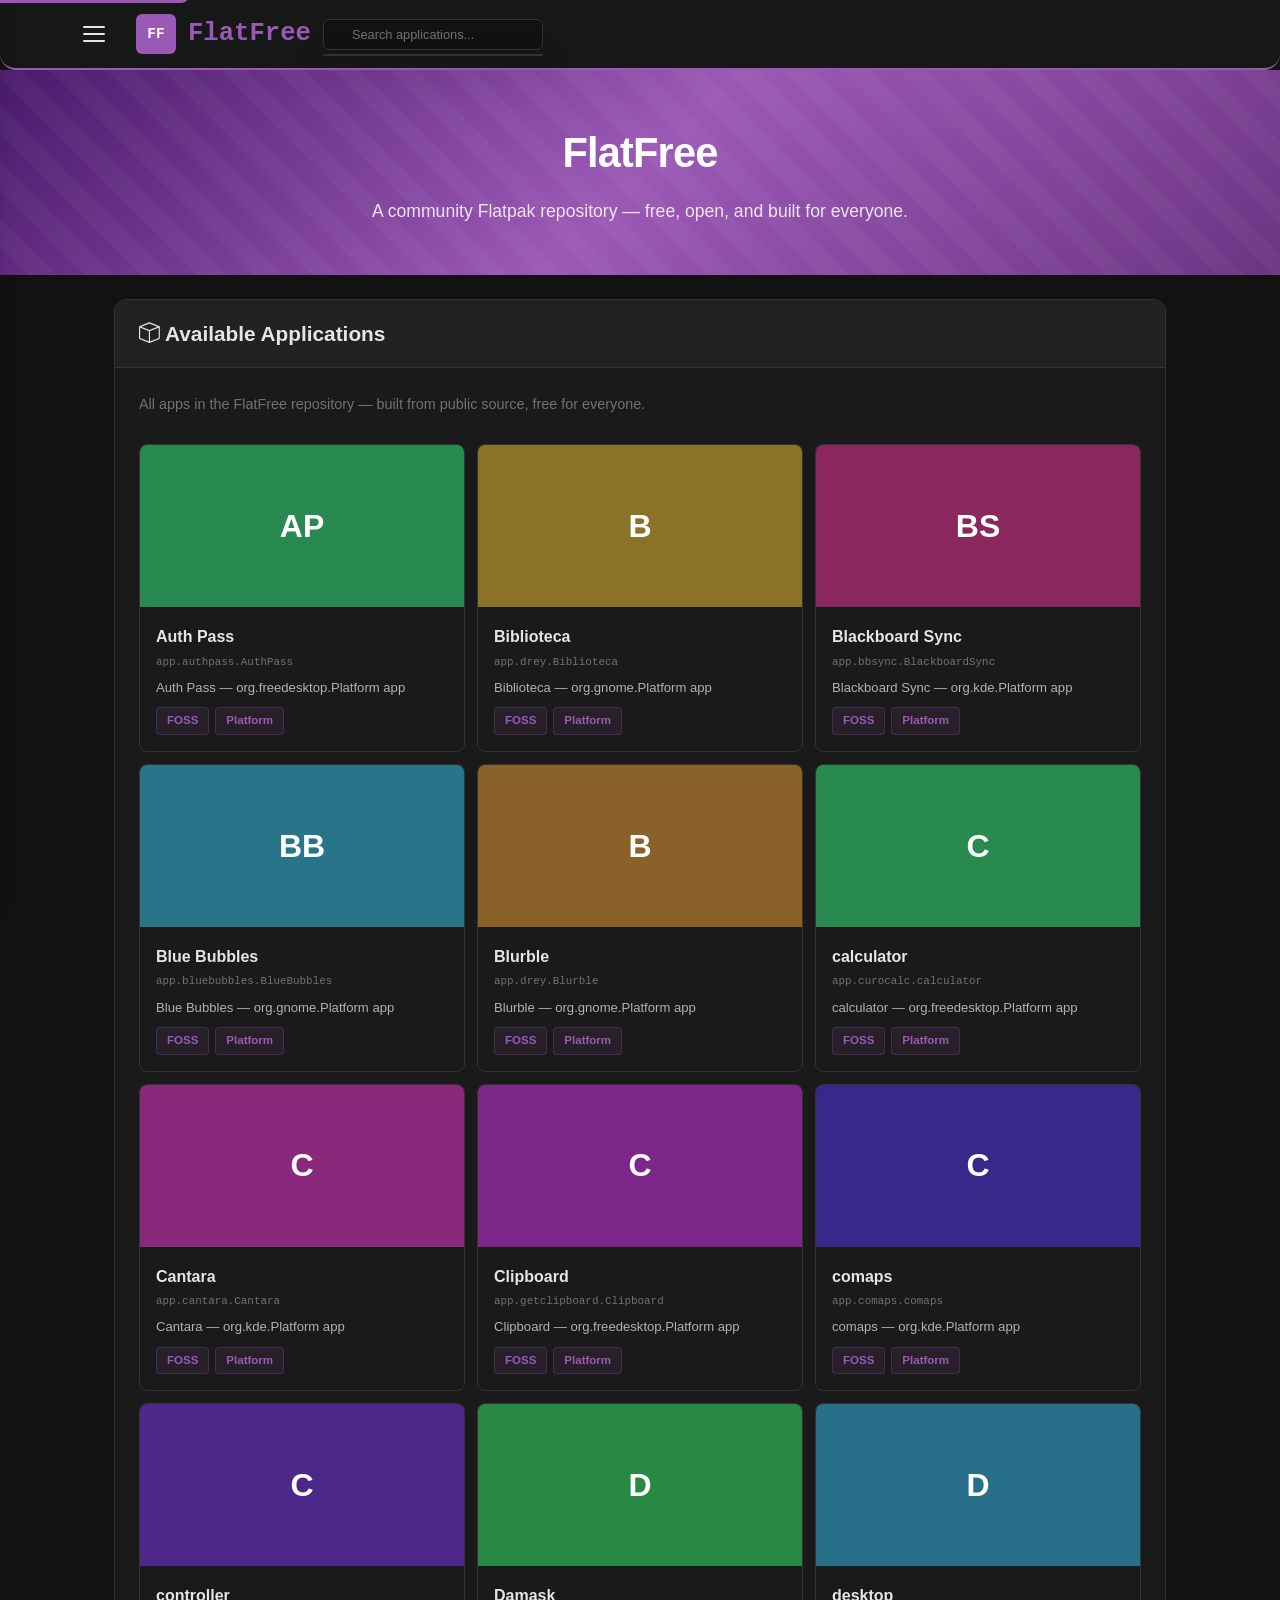
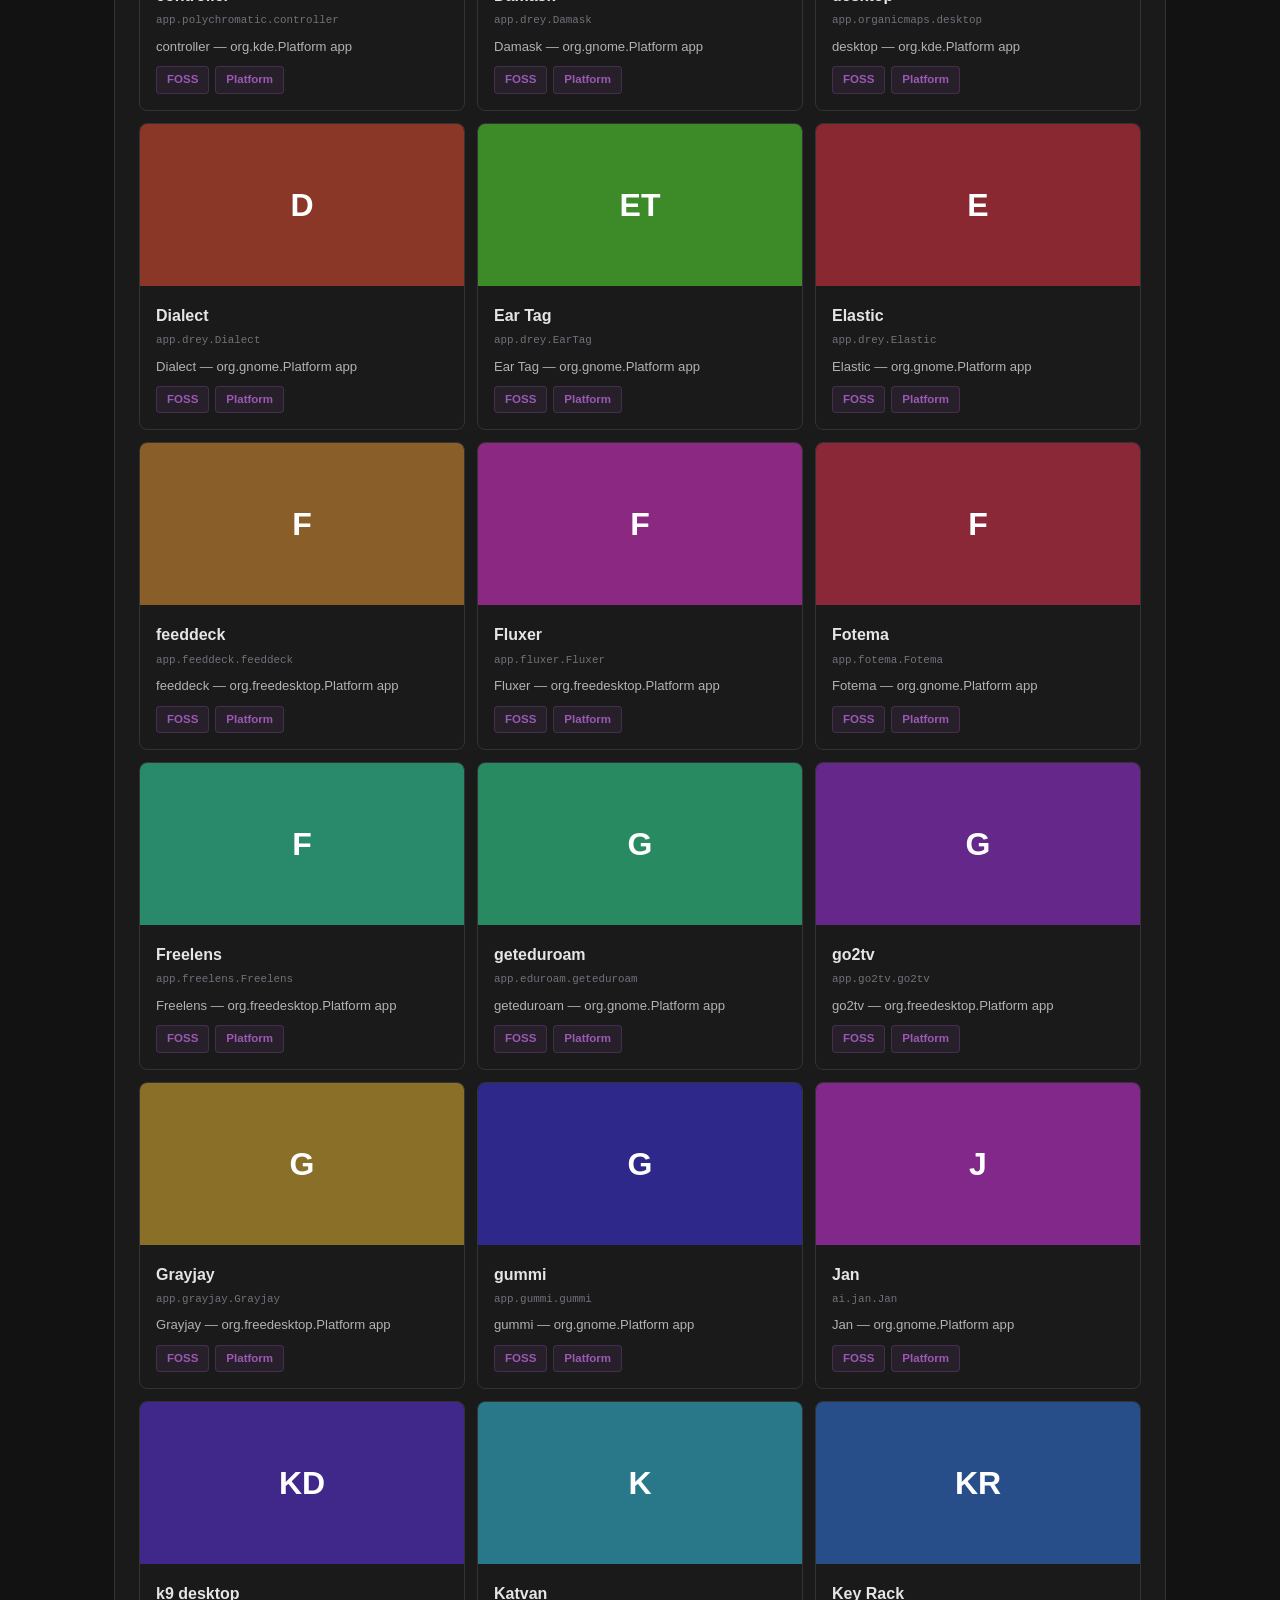
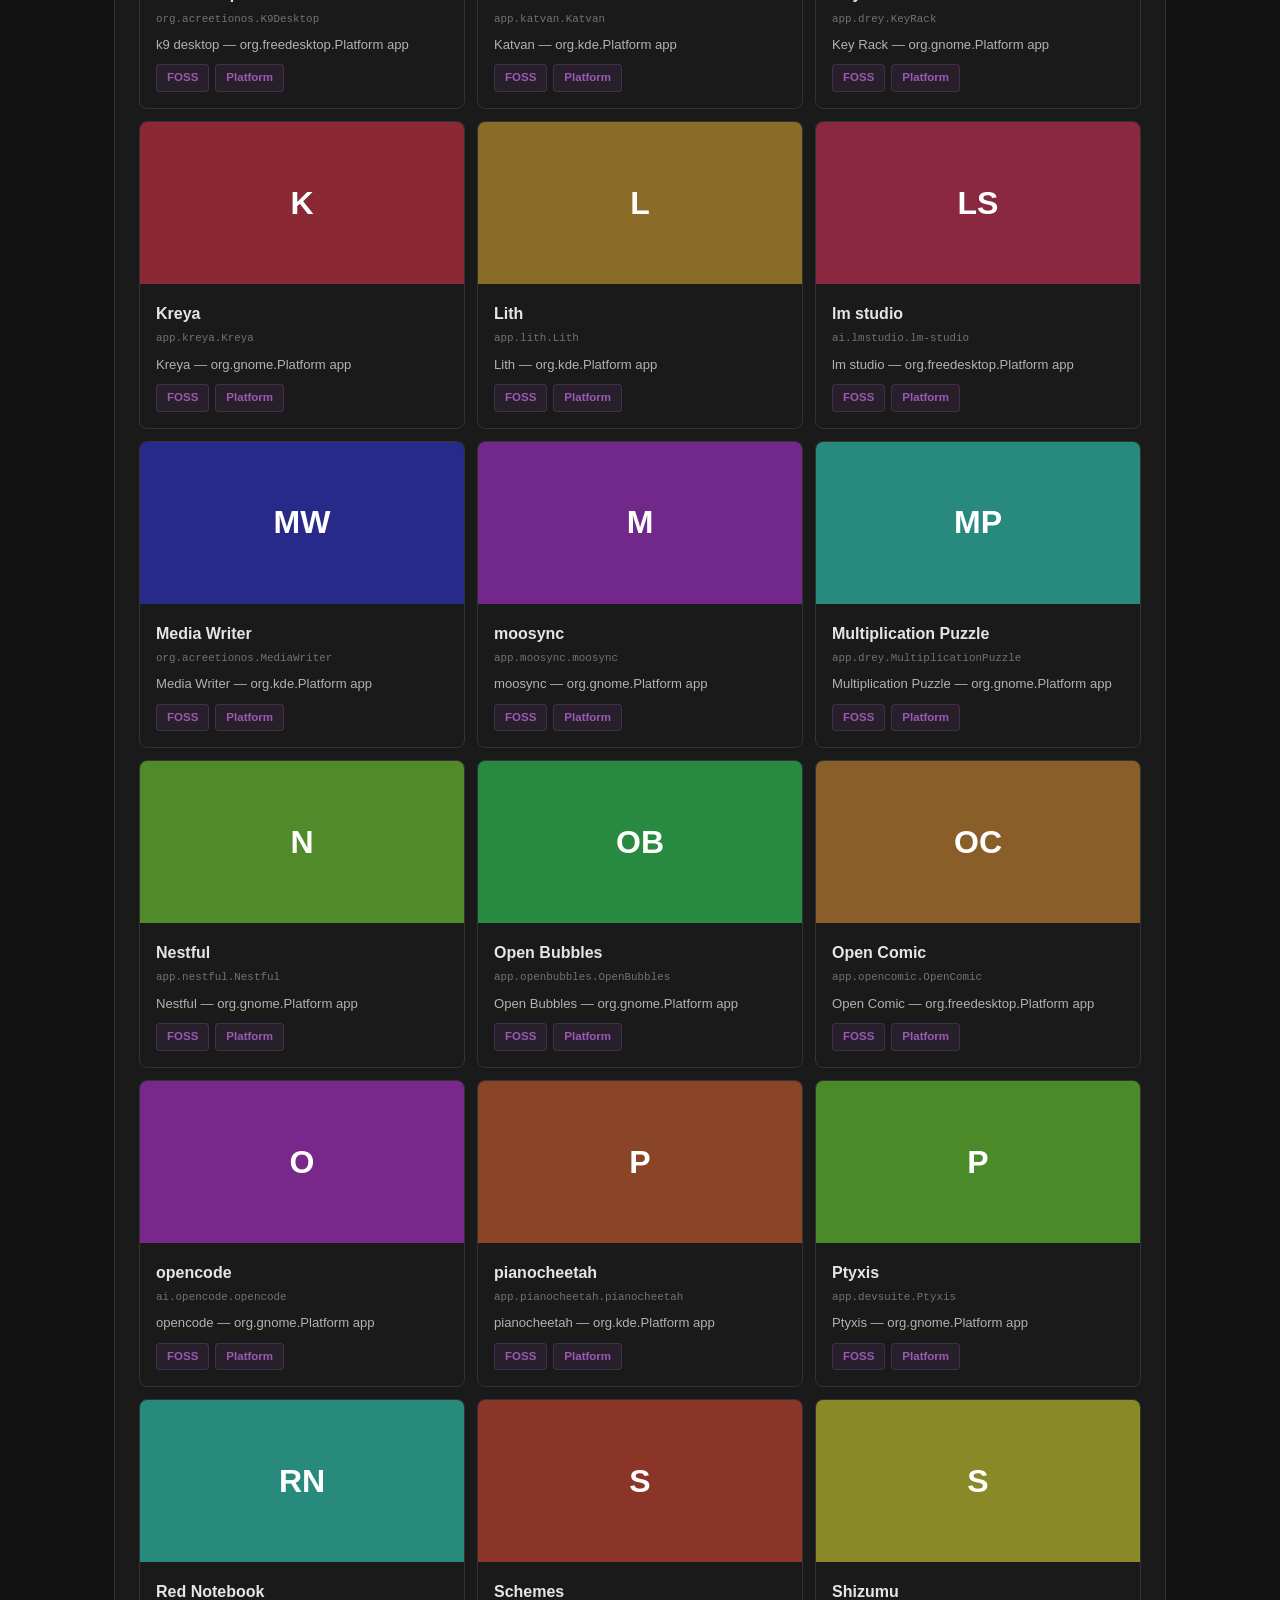
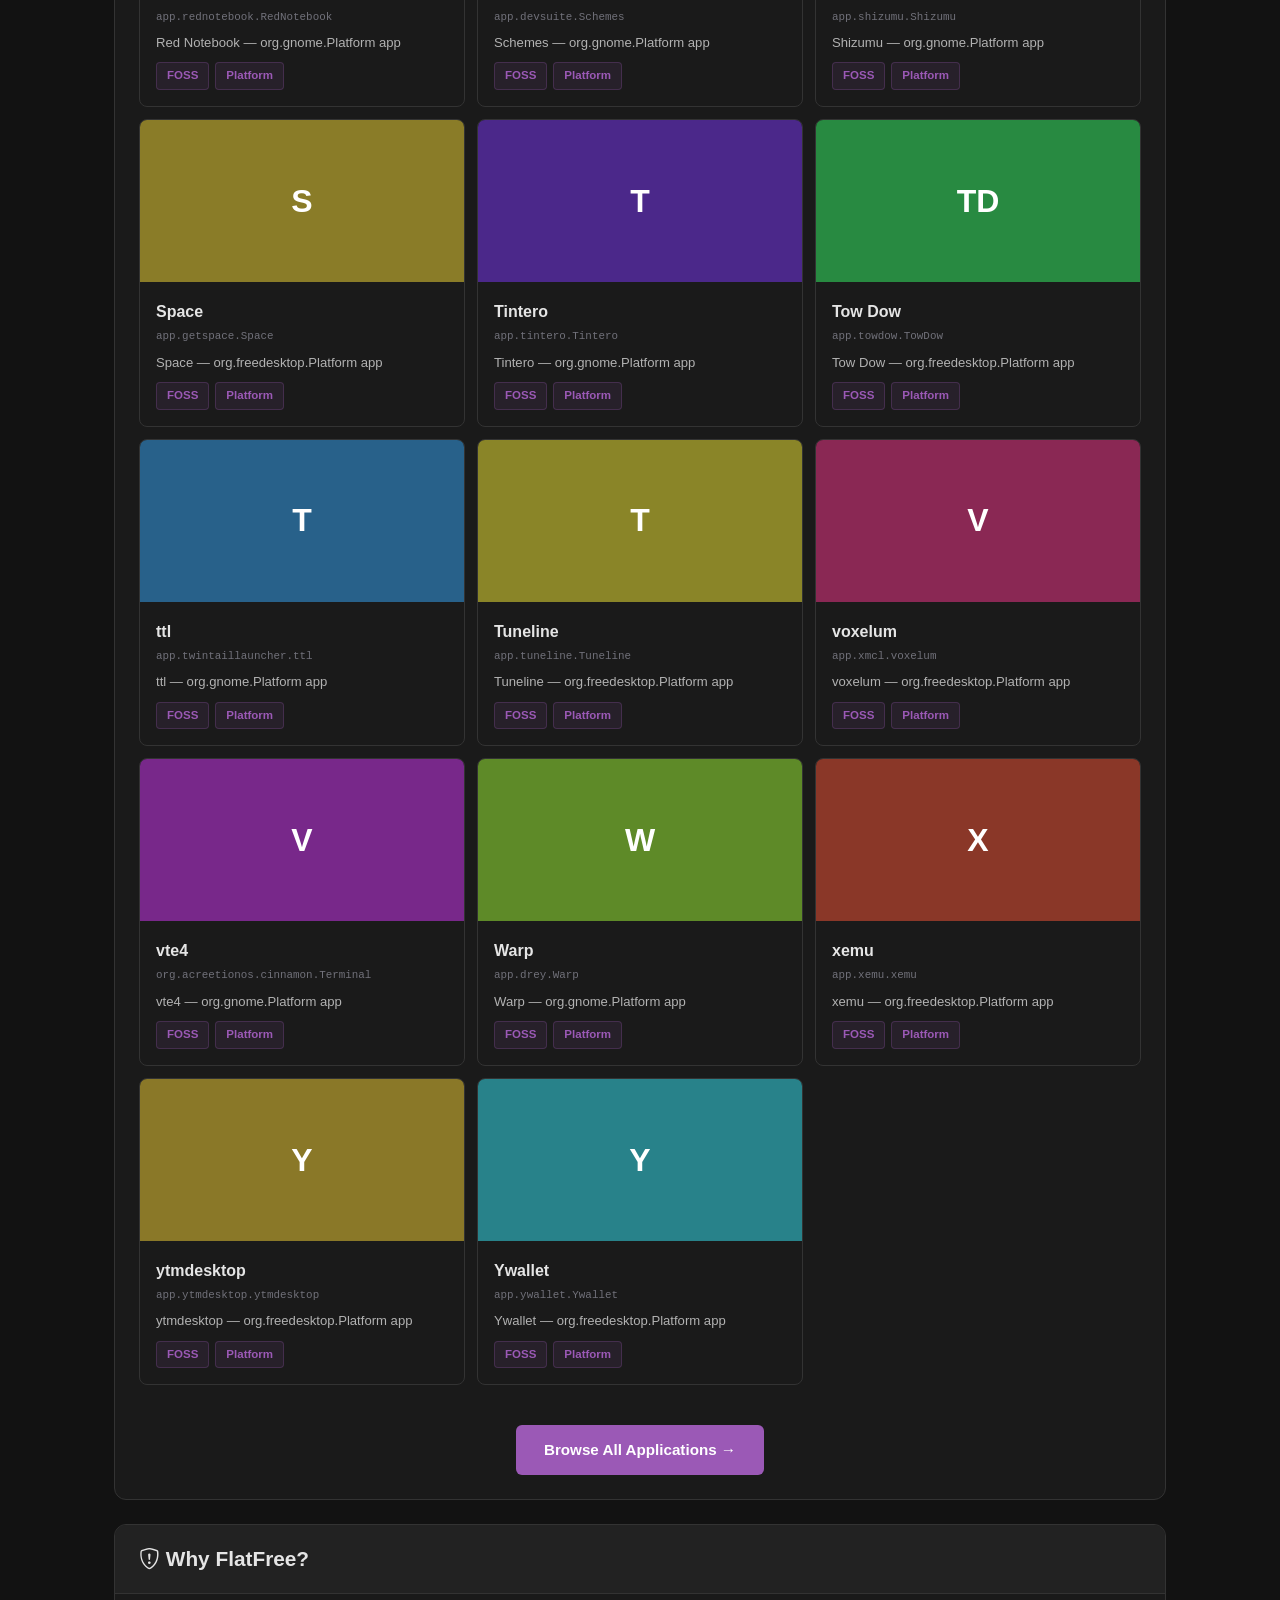
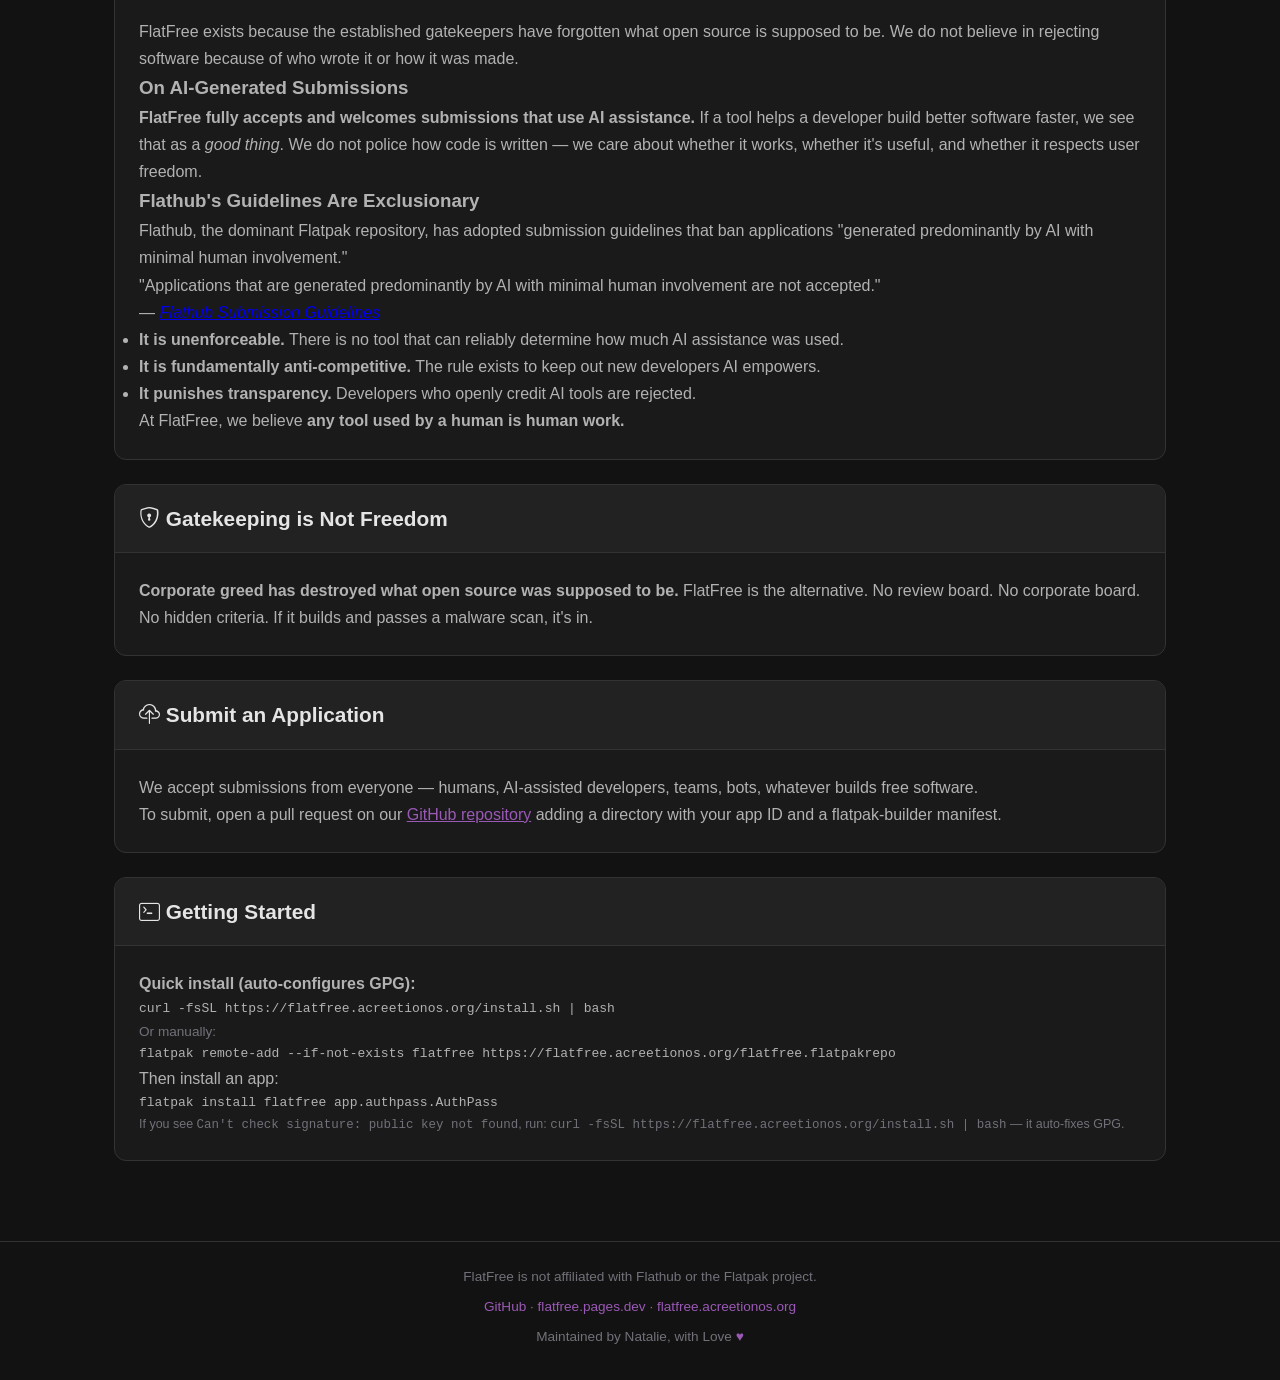
<file: docs/index.html>
<!DOCTYPE html>
<html lang="en">
<head>
  <meta charset="UTF-8">
  <meta name="viewport" content="width=device-width, initial-scale=1.0">
  <title>FlatFree — The Free Flatpak Repository</title>
  <meta name="description" content="FlatFree is a community Flatpak repository — free, open, and built for everyone. The alternative to Flathub's exclusionary policies.">
  <meta name="robots" content="index, follow">
  <link rel="canonical" href="https://flatfree.acreetionos.org/">
  <meta property="og:title" content="FlatFree — The Free Flatpak Repository">
  <meta property="og:description" content="A community Flatpak repository — free, open, and built for everyone.">
  <meta property="og:type" content="website">
  <meta property="og:url" content="https://flatfree.acreetionos.org/">
  <link rel="icon" type="image/svg+xml" href="data:image/svg+xml,<svg xmlns='http://www.w3.org/2000/svg' viewBox='0 0 100 100'><text y='.9em' font-size='90'>💜</text></svg>">
  <link rel="stylesheet" href="style.css">
  <link rel="stylesheet" href="https://cdn.jsdelivr.net/npm/bootstrap-icons@1.11.3/font/bootstrap-icons.min.css">
  <script src="search.js" defer></script>
  <script src="appstore.js" defer></script>
</head>
<body>
  <a href="#main-content" class="skip-link">Skip to main content</a>
  <div id="page-wrap">
    <div id="page-scale">
      <header class="page-header">
        <div class="header-content">
          <a href="index.html" class="logo">
            <div class="logo-img">FF</div>
            <span class="logo-text">Flat<span>Free</span></span>
          </a>
          <div class="nav-search"><input type="text" class="nav-search-input" placeholder="Search apps..." id="navSearch"></div>
        </div>
      </header>
      <div class="hero-header">
        <h1>FlatFree</h1>
        <p class="subtitle">A community Flatpak repository — free, open, and built for everyone.</p>
      </div>
      <div class="page-wrapper">
        <main id="main-content" class="content-feed">
          <article class="content-box">
            <div class="box-header">
              <h1><i class="bi bi-box"></i> Available Applications</h1>
            </div>
            <div class="box-body">
              <p style="color: var(--acreetion-text-muted); font-size: 0.9rem; margin-bottom: 20px;">All apps in the FlatFree repository — built from public source, free for everyone.</p>
              <div id="appGrid" class="appstore-grid"></div>
              <p style="text-align: center; margin-top: 16px;">
                <a href="apps.html" class="btn btn-lg">Browse All Applications &rarr;</a>
              </p>
            </div>
          </article>
          <article class="content-box">
            <div class="box-header">
              <h2><i class="bi bi-shield-exclamation"></i> Why FlatFree?</h2>
            </div>
            <div class="box-body">
              <p>FlatFree exists because the established gatekeepers have forgotten what open source is supposed to be. We do not believe in rejecting software because of who wrote it or how it was made.</p>
              <h3>On AI-Generated Submissions</h3>
              <p><strong>FlatFree fully accepts and welcomes submissions that use AI assistance.</strong> If a tool helps a developer build better software faster, we see that as a <em>good thing</em>. We do not police how code is written — we care about whether it works, whether it's useful, and whether it respects user freedom.</p>
              <h3>Flathub's Guidelines Are Exclusionary</h3>
              <p>Flathub, the dominant Flatpak repository, has adopted submission guidelines that ban applications "generated predominantly by AI with minimal human involvement."</p>
              <blockquote>
                "Applications that are generated predominantly by AI with minimal human involvement are not accepted."
                <footer>— <cite><a href="https://github.com/flathub/flathub/wiki/Submission-Guidelines">Flathub Submission Guidelines</a></cite></footer>
              </blockquote>
              <ul>
                <li><strong>It is unenforceable.</strong> There is no tool that can reliably determine how much AI assistance was used.</li>
                <li><strong>It is fundamentally anti-competitive.</strong> The rule exists to keep out new developers AI empowers.</li>
                <li><strong>It punishes transparency.</strong> Developers who openly credit AI tools are rejected.</li>
              </ul>
              <p>At FlatFree, we believe <strong>any tool used by a human is human work.</strong></p>
            </div>
          </article>
          <article class="content-box">
            <div class="box-header">
              <h2><i class="bi bi-shield-lock"></i> Gatekeeping is Not Freedom</h2>
            </div>
            <div class="box-body">
              <p><strong>Corporate greed has destroyed what open source was supposed to be.</strong> FlatFree is the alternative. No review board. No corporate board. No hidden criteria. If it builds and passes a malware scan, it's in.</p>
            </div>
          </article>
          <article class="content-box">
            <div class="box-header">
              <h2><i class="bi bi-cloud-upload"></i> Submit an Application</h2>
            </div>
            <div class="box-body">
              <p>We accept submissions from everyone — humans, AI-assisted developers, teams, bots, whatever builds free software.</p>
              <p>To submit, open a pull request on our <a href="https://github.com/spivanatalie64/FlatFree" style="color:var(--acreetion-purple)">GitHub repository</a> adding a directory with your app ID and a flatpak-builder manifest.</p>
            </div>
          </article>
          <article class="content-box">
            <div class="box-header">
              <h2><i class="bi bi-terminal"></i> Getting Started</h2>
            </div>
            <div class="box-body">
              <p><strong>Quick install (auto-configures GPG):</strong></p>
              <pre><code>curl -fsSL https://flatfree.acreetionos.org/install.sh | bash</code></pre>
              <p style="color:var(--acreetion-text-muted);font-size:0.85rem">Or manually:</p>
              <pre><code>flatpak remote-add --if-not-exists flatfree https://flatfree.acreetionos.org/flatfree.flatpakrepo</code></pre>
              <p>Then install an app:</p>
              <pre><code>flatpak install flatfree app.authpass.AuthPass</code></pre>
              <p style="color:var(--acreetion-text-muted);font-size:0.78rem">If you see <code>Can't check signature: public key not found</code>, run: <code>curl -fsSL https://flatfree.acreetionos.org/install.sh | bash</code> — it auto-fixes GPG.</p>
            </div>
          </article>
        </main>
      </div>
      <footer class="page-footer">
        <p>FlatFree is not affiliated with Flathub or the Flatpak project.</p>
        <p><a href="https://github.com/spivanatalie64/FlatFree">GitHub</a> &middot; <a href="https://flatfree.pages.dev">flatfree.pages.dev</a> &middot; <a href="https://flatfree.acreetionos.org">flatfree.acreetionos.org</a></p>
        <p>Maintained by Natalie, with Love <span class="footer-love">&hearts;</span></p>
      </footer>
    </div>
  </div>
  <script src="common.js"></script>
</body>
</html>
</file>
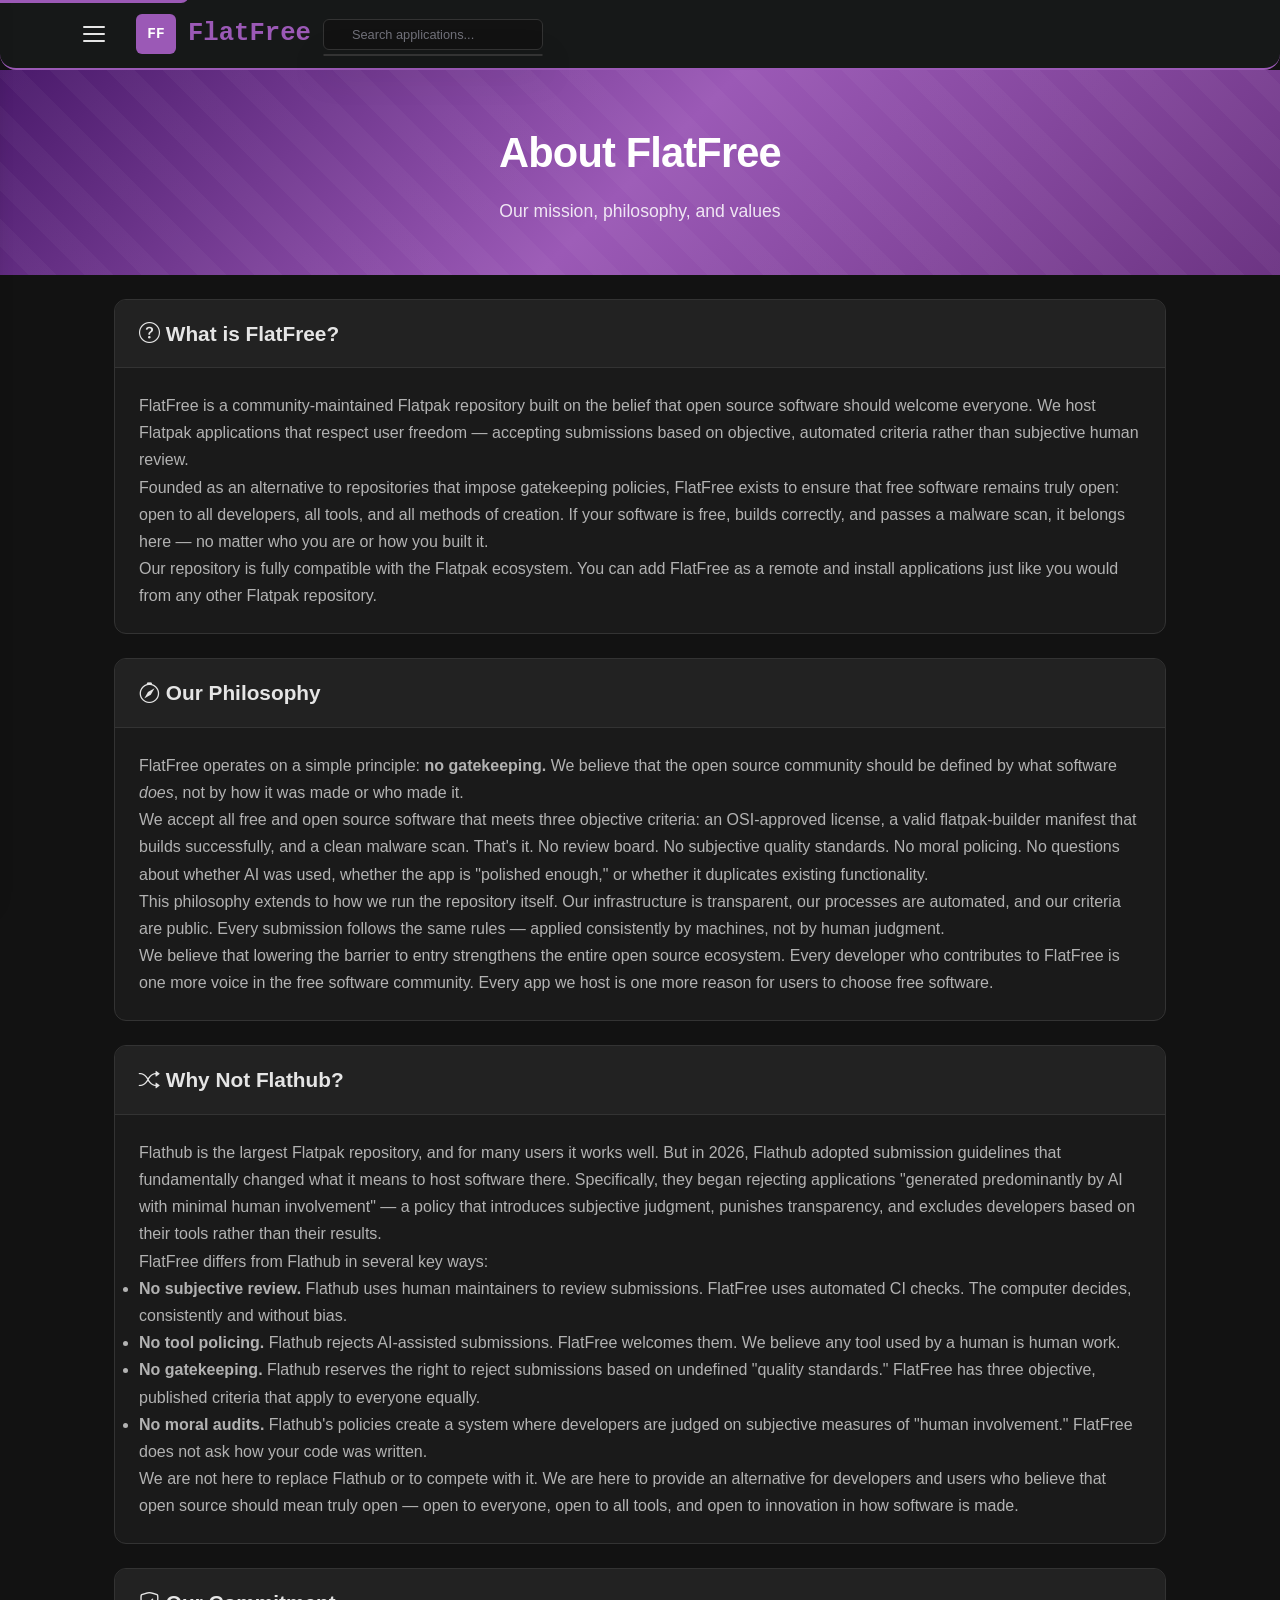
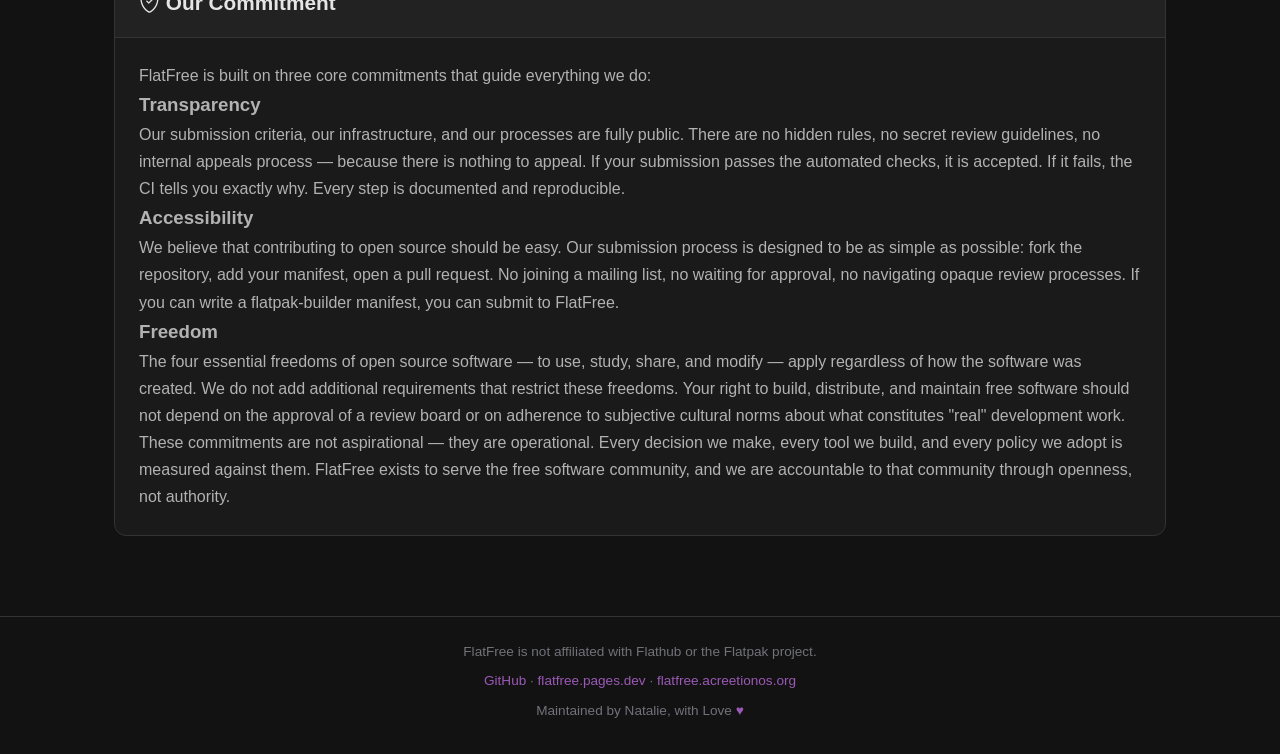
<file: docs/about.html>
<!DOCTYPE html>
<html lang="en">
<head>
  <meta charset="UTF-8">
  <meta name="viewport" content="width=device-width, initial-scale=1.0">
  <title>FlatFree — About</title>
  <meta name="description" content="Learn about FlatFree — our mission, philosophy, and values as a community Flatpak repository built on openness and freedom.">
  <link rel="icon" type="image/svg+xml" href="data:image/svg+xml,<svg xmlns='http://www.w3.org/2000/svg' viewBox='0 0 100 100'><text y='.9em' font-size='90'>💜</text></svg>">
  <link rel="stylesheet" href="style.css">
  <link rel="stylesheet" href="https://cdn.jsdelivr.net/npm/bootstrap-icons@1.11.3/font/bootstrap-icons.min.css">
  <script src="search.js" defer></script>
</head>
<body>
  <a href="#main-content" class="skip-link">Skip to main content</a>
  <div id="page-wrap">
    <div id="page-scale">
      <header class="page-header">
        <div class="header-content">
          <a href="index.html" class="logo">
            <div class="logo-img">FF</div>
            <span class="logo-text">Flat<span>Free</span></span>
          </a>
          <div class="nav-search"><input type="text" class="nav-search-input" placeholder="Search apps..." id="navSearch"></div>
        </div>
      </header>
      <div class="hero-header">
        <h1>About FlatFree</h1>
        <p class="subtitle">Our mission, philosophy, and values</p>
      </div>
      <div class="page-wrapper">
        <main id="main-content" class="content-feed">

          <article class="content-box">
            <div class="box-header">
              <h1><i class="bi bi-question-circle"></i> What is FlatFree?</h1>
            </div>
            <div class="box-body">
              <p>FlatFree is a community-maintained Flatpak repository built on the belief that open source software should welcome everyone. We host Flatpak applications that respect user freedom — accepting submissions based on objective, automated criteria rather than subjective human review.</p>
              <p>Founded as an alternative to repositories that impose gatekeeping policies, FlatFree exists to ensure that free software remains truly open: open to all developers, all tools, and all methods of creation. If your software is free, builds correctly, and passes a malware scan, it belongs here — no matter who you are or how you built it.</p>
              <p>Our repository is fully compatible with the Flatpak ecosystem. You can add FlatFree as a remote and install applications just like you would from any other Flatpak repository.</p>
            </div>
          </article>

          <article class="content-box">
            <div class="box-header">
              <h2><i class="bi bi-compass"></i> Our Philosophy</h2>
            </div>
            <div class="box-body">
              <p>FlatFree operates on a simple principle: <strong>no gatekeeping.</strong> We believe that the open source community should be defined by what software <em>does</em>, not by how it was made or who made it.</p>
              <p>We accept all free and open source software that meets three objective criteria: an OSI-approved license, a valid flatpak-builder manifest that builds successfully, and a clean malware scan. That's it. No review board. No subjective quality standards. No moral policing. No questions about whether AI was used, whether the app is "polished enough," or whether it duplicates existing functionality.</p>
              <p>This philosophy extends to how we run the repository itself. Our infrastructure is transparent, our processes are automated, and our criteria are public. Every submission follows the same rules — applied consistently by machines, not by human judgment.</p>
              <p>We believe that lowering the barrier to entry strengthens the entire open source ecosystem. Every developer who contributes to FlatFree is one more voice in the free software community. Every app we host is one more reason for users to choose free software.</p>
            </div>
          </article>

          <article class="content-box">
            <div class="box-header">
              <h2><i class="bi bi-shuffle"></i> Why Not Flathub?</h2>
            </div>
            <div class="box-body">
              <p>Flathub is the largest Flatpak repository, and for many users it works well. But in 2026, Flathub adopted submission guidelines that fundamentally changed what it means to host software there. Specifically, they began rejecting applications "generated predominantly by AI with minimal human involvement" — a policy that introduces subjective judgment, punishes transparency, and excludes developers based on their tools rather than their results.</p>
              <p>FlatFree differs from Flathub in several key ways:</p>
              <ul>
                <li><strong>No subjective review.</strong> Flathub uses human maintainers to review submissions. FlatFree uses automated CI checks. The computer decides, consistently and without bias.</li>
                <li><strong>No tool policing.</strong> Flathub rejects AI-assisted submissions. FlatFree welcomes them. We believe any tool used by a human is human work.</li>
                <li><strong>No gatekeeping.</strong> Flathub reserves the right to reject submissions based on undefined "quality standards." FlatFree has three objective, published criteria that apply to everyone equally.</li>
                <li><strong>No moral audits.</strong> Flathub's policies create a system where developers are judged on subjective measures of "human involvement." FlatFree does not ask how your code was written.</li>
              </ul>
              <p>We are not here to replace Flathub or to compete with it. We are here to provide an alternative for developers and users who believe that open source should mean truly open — open to everyone, open to all tools, and open to innovation in how software is made.</p>
            </div>
          </article>

          <article class="content-box">
            <div class="box-header">
              <h2><i class="bi bi-shield-check"></i> Our Commitment</h2>
            </div>
            <div class="box-body">
              <p>FlatFree is built on three core commitments that guide everything we do:</p>
              <h3>Transparency</h3>
              <p>Our submission criteria, our infrastructure, and our processes are fully public. There are no hidden rules, no secret review guidelines, no internal appeals process — because there is nothing to appeal. If your submission passes the automated checks, it is accepted. If it fails, the CI tells you exactly why. Every step is documented and reproducible.</p>
              <h3>Accessibility</h3>
              <p>We believe that contributing to open source should be easy. Our submission process is designed to be as simple as possible: fork the repository, add your manifest, open a pull request. No joining a mailing list, no waiting for approval, no navigating opaque review processes. If you can write a flatpak-builder manifest, you can submit to FlatFree.</p>
              <h3>Freedom</h3>
              <p>The four essential freedoms of open source software — to use, study, share, and modify — apply regardless of how the software was created. We do not add additional requirements that restrict these freedoms. Your right to build, distribute, and maintain free software should not depend on the approval of a review board or on adherence to subjective cultural norms about what constitutes "real" development work.</p>
              <p>These commitments are not aspirational — they are operational. Every decision we make, every tool we build, and every policy we adopt is measured against them. FlatFree exists to serve the free software community, and we are accountable to that community through openness, not authority.</p>
            </div>
          </article>

        </main>
      </div>
      <footer class="page-footer">
        <p>FlatFree is not affiliated with Flathub or the Flatpak project.</p>
        <p><a href="https://github.com/spivanatalie64/FlatFree">GitHub</a> &middot; <a href="https://flatfree.pages.dev">flatfree.pages.dev</a> &middot; <a href="https://flatfree.acreetionos.org">flatfree.acreetionos.org</a></p>
        <p>Maintained by Natalie, with Love <span class="footer-love">&hearts;</span></p>
      </footer>
    </div>
  </div>
  <script src="common.js"></script>
</body>
</html>
</file>
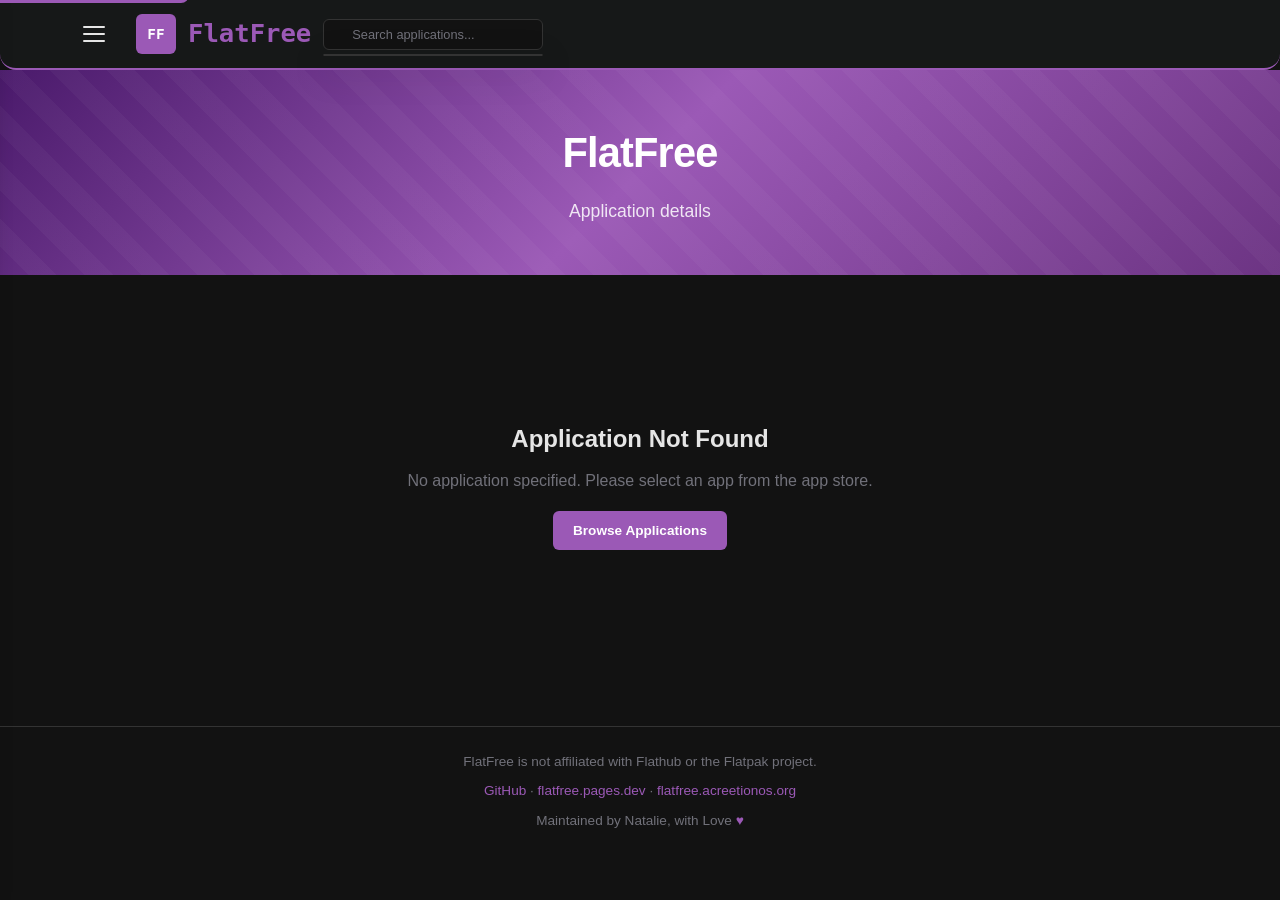
<file: docs/app.html>
<!DOCTYPE html>
<html lang="en">
<head>
  <meta charset="UTF-8">
  <meta name="viewport" content="width=device-width, initial-scale=1.0">
  <title>FlatFree — App Details</title>
  <meta name="description" content="FlatFree Flatpak application details.">
  <link rel="icon" type="image/svg+xml" href="data:image/svg+xml,<svg xmlns='http://www.w3.org/2000/svg' viewBox='0 0 100 100'><text y='.9em' font-size='90'>💜</text></svg>">
  <link rel="stylesheet" href="style.css">
  <link rel="stylesheet" href="https://cdn.jsdelivr.net/npm/bootstrap-icons@1.11.3/font/bootstrap-icons.min.css">
  <script src="search.js" defer></script>
  <style>
    .app-detail-loading { text-align: center; padding: 80px 24px; }
    .app-detail-loading .spinner { margin-bottom: 16px; }
    .app-detail-loading p { color: var(--acreetion-text-muted); }
    .app-detail-error { text-align: center; padding: 80px 24px; }
    .app-detail-error h2 { color: var(--acreetion-text-bright); margin-bottom: 8px; }
    .app-detail-error p { color: var(--acreetion-text-muted); margin-bottom: 16px; }
    .btn-install { position: relative; min-width: 140px; justify-content: center; }
    .btn-install:disabled { opacity: 0.7; cursor: wait; }
    .btn-copy:hover { background: var(--acreetion-box-bg) !important; color: var(--acreetion-text-bright) !important; border-color: var(--acreetion-purple-border) !important; }
    .btn-copy:active { transform: scale(0.95); }
    .install-info .code-block { transition: border-color 0.2s; }
    .install-info .code-block:hover { border-color: var(--acreetion-purple-border); }
    /* Modal overlay */
    .modal-overlay { position: fixed; inset: 0; background: rgba(0,0,0,0.7); backdrop-filter: blur(4px); z-index: 10000; display: flex; align-items: center; justify-content: center; animation: fadeIn 0.2s ease; }
    .modal-box { background: var(--acreetion-panel-bg); border: 1px solid var(--acreetion-box-border); border-radius: 16px; max-width: 480px; width: 90%; padding: 32px; box-shadow: 0 24px 64px rgba(0,0,0,0.5); animation: slideUp 0.25s ease; }
    .modal-icon { font-size: 2.5rem; text-align: center; margin-bottom: 16px; }
    .modal-box h3 { font-size: 1.2rem; color: var(--acreetion-text-bright); text-align: center; margin-bottom: 8px; }
    .modal-box p { font-size: 0.9rem; color: var(--acreetion-text-muted); text-align: center; margin-bottom: 24px; line-height: 1.5; }
    .modal-actions { display: flex; gap: 12px; flex-direction: column; }
    .modal-actions .btn { width: 100%; text-align: center; justify-content: center; padding: 14px; font-size: 1rem; }
    .modal-actions .btn-outline { background: transparent; }
    .modal-actions .btn-outline:hover { background: var(--acreetion-panel-bg); }
    .modal-copied { text-align: center; padding: 16px; }
    .modal-copied .check-icon { font-size: 3rem; color: var(--acreetion-purple); margin-bottom: 12px; }
    .modal-copied h3 { color: var(--acreetion-purple); }
    .modal-copied p { margin-bottom: 16px; }
    .modal-copied pre { background: var(--acreetion-box-bg); border: 1px solid var(--acreetion-box-border); border-radius: 8px; padding: 12px; margin: 8px 0; text-align: left; font-size: 0.78rem; font-family: var(--font-mono); color: var(--acreetion-text-bright); overflow-x: auto; }
    .troubleshoot-btn { background: transparent; border: 1px dashed var(--acreetion-purple-border); color: var(--acreetion-text-muted); padding: 10px; border-radius: 8px; cursor: pointer; font-size: 0.82rem; width: 100%; margin-top: 8px; transition: all 0.2s; }
    .troubleshoot-btn:hover { border-color: var(--acreetion-purple); color: var(--acreetion-purple); background: var(--acreetion-purple-dim); }
    .troubleshoot-content { display: none; margin-top: 12px; padding: 16px; background: var(--acreetion-box-bg); border-radius: 8px; border: 1px solid var(--acreetion-box-border); text-align: left; }
    .troubleshoot-content.visible { display: block; }
    .troubleshoot-content h4 { font-size: 0.9rem; color: var(--acreetion-text-bright); margin-bottom: 8px; }
    .troubleshoot-content p { font-size: 0.8rem; color: var(--acreetion-text-muted); margin-bottom: 8px; text-align: left; }
    .troubleshoot-content pre { font-size: 0.75rem; margin: 6px 0; }
    .gpg-fix-btn { display: inline-flex; align-items: center; gap: 6px; background: var(--acreetion-purple); color: #000; border: none; padding: 8px 16px; border-radius: 6px; cursor: pointer; font-size: 0.82rem; font-weight: 600; margin-top: 8px; }
    .gpg-fix-btn:hover { background: var(--acreetion-purple-hover); }
    @keyframes fadeIn { from { opacity: 0; } to { opacity: 1; } }
    @keyframes slideUp { from { opacity: 0; transform: translateY(20px); } to { opacity: 1; transform: translateY(0); } }
  </style>
</head>
<body>
  <a href="#main-content" class="skip-link">Skip to main content</a>
  <div id="page-wrap">
    <div id="page-scale">
      <header class="page-header">
        <div class="header-content">
          <a href="index.html" class="logo">
            <div class="logo-img">FF</div>
            <span class="logo-text">Flat<span>Free</span></span>
          </a>
          <div class="nav-search"><input type="text" class="nav-search-input" placeholder="Search apps..." id="navSearch"></div>
        </div>
      </header>
      <div class="hero-header" id="heroHeader">
        <h1 id="appTitle">FlatFree</h1>
        <p class="subtitle" id="appSubtitle">Application details</p>
      </div>
      <div class="page-wrapper">
        <main id="main-content" class="content-feed">
          <div id="appContent" class="app-detail">
            <div class="app-detail-loading">
              <div class="spinner"></div>
              <p>Loading application details...</p>
            </div>
          </div>
        </main>
      </div>
      <footer class="page-footer">
        <p>FlatFree is not affiliated with Flathub or the Flatpak project.</p>
        <p><a href="https://github.com/spivanatalie64/FlatFree">GitHub</a> &middot; <a href="https://flatfree.pages.dev">flatfree.pages.dev</a> &middot; <a href="https://flatfree.acreetionos.org">flatfree.acreetionos.org</a></p>
        <p>Maintained by Natalie, with Love <span class="footer-love">&hearts;</span></p>
      </footer>
    </div>
  </div>
  <script src="common.js"></script>
  <script>
  (function(){
    var appData = null;

    function tryFlatpakProtocol(appId) {
      // Try the flatpak:// URI scheme
      var flatpakUri = 'flatpak://install?repo=flatfree&app=' + encodeURIComponent(appId);
      var fallbackUri = 'flatpak:install?repo=flatfree&app=' + encodeURIComponent(appId);

      // Try standard flatpak:// first
      var iframe = document.createElement('iframe');
      iframe.style.display = 'none';
      iframe.src = flatpakUri;
      document.body.appendChild(iframe);

      // Also try navigating a hidden link
      var link = document.createElement('a');
      link.href = flatpakUri;
      link.style.display = 'none';
      document.body.appendChild(link);

      // Try multiple approaches
      setTimeout(function() {
        try { window.location.href = flatpakUri; } catch(e) {}
      }, 100);

      setTimeout(function() {
        try { window.location.href = fallbackUri; } catch(e) {}
      }, 300);

      // Clean up after attempt
      setTimeout(function() {
        if (iframe.parentNode) iframe.parentNode.removeChild(iframe);
        if (link.parentNode) link.parentNode.removeChild(link);
      }, 2000);
    }

    function copyToClipboard(text) {
      if (navigator.clipboard && navigator.clipboard.writeText) {
        return navigator.clipboard.writeText(text);
      } else {
        return new Promise(function(resolve, reject) {
          var ta = document.createElement('textarea');
          ta.value = text;
          ta.style.position = 'fixed';
          ta.style.opacity = '0';
          document.body.appendChild(ta);
          ta.select();
          try {
            document.execCommand('copy');
            resolve();
          } catch(e) { reject(e); }
          document.body.removeChild(ta);
        });
      }
    }

    function showModal(appId, appName, remoteCmd, installCmd, runCmd) {
      // Remove any existing modal
      var oldModal = document.querySelector('.modal-overlay');
      if (oldModal) oldModal.parentNode.removeChild(oldModal);

      var overlay = document.createElement('div');
      overlay.className = 'modal-overlay';
      overlay.innerHTML =
        '<div class="modal-box">' +
          '<div class="modal-icon"><i class="bi bi-terminal" style="color:var(--acreetion-purple)"></i></div>' +
          '<h3>Flatpak handler not detected</h3>' +
          '<p>Your system didn\'t respond to the Flatpak protocol.<br>Would you like me to copy the install commands to your clipboard so you can paste them in your terminal?</p>' +
          '<div class="modal-actions">' +
            '<button class="btn btn-lg" id="modalYes">Yes, copy commands for me</button>' +
            '<button class="btn btn-lg btn-outline" id="modalNo">No, I\'ll do it myself</button>' +
          '</div>' +
        '</div>';
      document.body.appendChild(overlay);

      document.getElementById('modalYes').addEventListener('click', function() {
        var allCommands = remoteCmd + '\n' + installCmd + '\n' + runCmd;
        copyToClipboard(allCommands).then(function() {
          overlay.innerHTML =
            '<div class="modal-box">' +
              '<div class="modal-copied">' +
                '<div class="check-icon"><i class="bi bi-check-circle-fill"></i></div>' +
                '<h3>Commands Copied!</h3>' +
                '<p>Paste them in your terminal to install ' + escapeHtml(appName) + '</p>' +
                '<pre># Step 1: Add the remote\n' + escapeHtml(remoteCmd) + '</pre>' +
                '<pre># Step 2: Install the app\n' + escapeHtml(installCmd) + '</pre>' +
                '<pre># Step 3: Run it\n' + escapeHtml(runCmd) + '</pre>' +
                '<button class="troubleshoot-btn" id="modalTroubleshoot"><i class="bi bi-exclamation-triangle"></i> Having issues? GPG signature error? Click here</button>' +
                '<div class="troubleshoot-content" id="modalTroubleshootContent">' +
                  '<h4>GPG Signature Error Fix</h4>' +
                  '<p>If you see <code style="color:var(--acreetion-text-bright)">Can\'t check signature: public key not found</code>, the GPG key needs to be imported manually:</p>' +
                  '<pre style="background:var(--acreetion-body-bg);border:1px solid var(--acreetion-box-border);border-radius:6px;padding:10px;font-size:0.75rem;font-family:var(--font-mono);color:var(--acreetion-text-bright);overflow-x:auto" id="gpgFixCmd">curl -L https://flatfree.acreetionos.org/flatfree.gpg -o /tmp/flatfree.gpg && flatpak remote-modify --gpg-import=/tmp/flatfree.gpg flatfree && flatpak install flatfree ' + escapeHtml(appId) + '</pre>' +
                  '<button class="gpg-fix-btn" id="copyGpgFix"><i class="bi bi-clipboard"></i> Copy GPG fix command</button>' +
                  '<p style="margin-top:8px;font-size:0.75rem">Then run <code style="color:var(--acreetion-text-bright)">flatpak install flatfree ' + escapeHtml(appId) + '</code> again.</p>' +
                  '<p style="font-size:0.75rem;color:var(--acreetion-text-muted);font-style:italic;margin-top:8px;border-top:1px solid var(--acreetion-box-border);padding-top:8px">We know not everyone knows everything. So we tried to make this as easy as possible for you. <i class="bi bi-heart" style="color:var(--acreetion-purple)"></i></p>' +
                '</div>' +
                '<p style="font-size:0.85rem;color:var(--acreetion-text-muted);margin-top:12px">' +
                  'Open your terminal and paste (Ctrl+Shift+V or Cmd+V).<br>' +
                  'All three commands will run in sequence.' +
                '</p>' +
                '<button class="btn" id="modalDone">Got it</button>' +
              '</div>' +
            '</div>';
          document.getElementById('modalDone').addEventListener('click', function() {
            if (overlay.parentNode) overlay.parentNode.removeChild(overlay);
            var installSection = document.querySelector('.install-info');
            if (installSection) {
              installSection.scrollIntoView({ behavior: 'smooth', block: 'start' });
            }
          });

          // Troubleshooting toggle
          var troubleshootBtn = document.getElementById('modalTroubleshoot');
          var troubleshootContent = document.getElementById('modalTroubleshootContent');
          if (troubleshootBtn && troubleshootContent) {
            troubleshootBtn.addEventListener('click', function() {
              troubleshootContent.classList.toggle('visible');
              if (troubleshootContent.classList.contains('visible')) {
                troubleshootBtn.innerHTML = '<i class="bi bi-chevron-up"></i> Hide troubleshooting';
              } else {
                troubleshootBtn.innerHTML = '<i class="bi bi-exclamation-triangle"></i> Having issues? GPG signature error? Click here';
              }
            });
          }

          // GPG fix copy
          var copyGpgBtn = document.getElementById('copyGpgFix');
          if (copyGpgBtn) {
            copyGpgBtn.addEventListener('click', function() {
              var cmdEl = document.getElementById('gpgFixCmd');
              var text = cmdEl ? (cmdEl.textContent || cmdEl.innerText) : '';
              if (text) {
                copyToClipboard(text).then(function() {
                  copyGpgBtn.innerHTML = '<i class="bi bi-check"></i> Copied!';
                  setTimeout(function() { copyGpgBtn.innerHTML = '<i class="bi bi-clipboard"></i> Copy GPG fix command'; }, 2500);
                }).catch(function() {
                  copyGpgBtn.innerHTML = '<i class="bi bi-exclamation-triangle"></i> Failed to copy';
                  setTimeout(function() { copyGpgBtn.innerHTML = '<i class="bi bi-clipboard"></i> Copy GPG fix command'; }, 2000);
                });
              }
            });
          }
        }).catch(function() {
          // Clipboard failed — fall back to showing commands
          overlay.innerHTML =
            '<div class="modal-box">' +
              '<div class="modal-icon"><i class="bi bi-exclamation-triangle" style="color:var(--acreetion-purple)"></i></div>' +
              '<h3>Could not copy automatically</h3>' +
              '<p>Please copy the commands manually from the terminal section below.</p>' +
              '<div class="modal-actions">' +
                '<button class="btn btn-lg" id="modalOk">Show me the commands</button>' +
              '</div>' +
            '</div>';
          document.getElementById('modalOk').addEventListener('click', function() {
            if (overlay.parentNode) overlay.parentNode.removeChild(overlay);
            var installSection = document.querySelector('.install-info');
            if (installSection) {
              installSection.scrollIntoView({ behavior: 'smooth', block: 'start' });
              installSection.style.transition = 'box-shadow 0.3s';
              installSection.style.boxShadow = '0 0 20px rgba(155,89,182,0.4)';
              setTimeout(function() { installSection.style.boxShadow = 'none'; }, 2000);
            }
          });
        });
      });

      document.getElementById('modalNo').addEventListener('click', function() {
        if (overlay.parentNode) overlay.parentNode.removeChild(overlay);
        // Just scroll to the terminal section so they can copy manually
        var installSection = document.querySelector('.install-info');
        if (installSection) {
          installSection.scrollIntoView({ behavior: 'smooth', block: 'start' });
          installSection.style.transition = 'box-shadow 0.3s';
          installSection.style.boxShadow = '0 0 20px rgba(155,89,182,0.4)';
          setTimeout(function() { installSection.style.boxShadow = 'none'; }, 2000);
        }
      });

      // Close on overlay click (but not on modal-box click)
      overlay.addEventListener('click', function(e) {
        if (e.target === overlay) {
          if (overlay.parentNode) overlay.parentNode.removeChild(overlay);
        }
      });
    }

    function setupInstallButton() {
      var btn = document.querySelector('.btn-install');
      if (!btn) return;
      var appId = btn.getAttribute('data-appid');
      btn.addEventListener('click', function(e) {
        e.preventDefault();
        btn.disabled = true;
        btn.innerHTML = 'Opening Flatpak... <span class="spinner" style="width:14px;height:14px;border-width:2px;vertical-align:middle;margin-left:4px"></span>';

        // Get the commands
        var remoteCmd = 'flatpak remote-add --if-not-exists flatfree https://flatfree.acreetionos.org/flatfree.flatpakrepo';
        var installCmd = 'flatpak install flatfree ' + appId;
        var runCmd = 'flatpak run ' + appId;
        var appName = btn.closest('.app-detail') ? (document.querySelector('.app-detail-meta h2') || {}).textContent || appId : appId;

        // Try flatpak protocol
        tryFlatpakProtocol(appId);

        // After 2 seconds, if no handler detected, show the modal
        var handlerTimer = setTimeout(function() {
          btn.disabled = false;
          btn.innerHTML = 'Install';
          showModal(appId, appName, remoteCmd, installCmd, runCmd);
        }, 2000);

        // If the page loses visibility (user switched to flatpak window), cancel the modal
        document.addEventListener('visibilitychange', function onVisChange() {
          if (document.hidden) {
            clearTimeout(handlerTimer);
            document.removeEventListener('visibilitychange', onVisChange);
          }
        });

        // Also if user clicks elsewhere, let them cancel
        var cancelTimer = setTimeout(function() {
          // If they're still on the page after 5 seconds with no response, modal already showed
        }, 5000);
      });
    }

    function setupCopyButtons() {
      var btns = document.querySelectorAll('.btn-copy');
      for (var i = 0; i < btns.length; i++) {
        (function(btn) {
          btn.addEventListener('click', function() {
            var targetId = btn.getAttribute('data-target');
            var codeEl = document.getElementById(targetId);
            if (!codeEl) return;
            var text = codeEl.textContent || codeEl.innerText;
            // Copy to clipboard
            if (navigator.clipboard && navigator.clipboard.writeText) {
              navigator.clipboard.writeText(text).then(function() {
                btn.innerHTML = '<i class="bi bi-check"></i> Copied!';
                setTimeout(function() { btn.innerHTML = '<i class="bi bi-clipboard"></i> Copy'; }, 2000);
              }).catch(function() {
                fallbackCopy(text, btn);
              });
            } else {
              fallbackCopy(text, btn);
            }
          });
        })(btns[i]);
      }
    }

    function setupTroubleshoot() {
      // Page-level troubleshoot toggle
      var pageBtn = document.getElementById('pageTroubleshoot');
      var pageContent = document.getElementById('pageTroubleshootContent');
      if (pageBtn && pageContent) {
        pageBtn.addEventListener('click', function() {
          pageContent.classList.toggle('visible');
          if (pageContent.classList.contains('visible')) {
            pageBtn.innerHTML = '<i class="bi bi-chevron-up"></i> Hide troubleshooting';
          } else {
            pageBtn.innerHTML = '<i class="bi bi-exclamation-triangle"></i> Getting "public key not found" errors? We got you.';
          }
        });
      }
    }

    function fallbackCopy(text, btn) {
      var ta = document.createElement('textarea');
      ta.value = text;
      ta.style.position = 'fixed';
      ta.style.opacity = '0';
      document.body.appendChild(ta);
      ta.select();
      try {
        document.execCommand('copy');
        btn.innerHTML = '<i class="bi bi-check"></i> Copied!';
        setTimeout(function() { btn.innerHTML = '<i class="bi bi-clipboard"></i> Copy'; }, 2000);
      } catch(e) {}
      document.body.removeChild(ta);
    }

    function getInitials(name) {
      return name.split(' ').map(function(w) { return w[0]; }).join('').slice(0, 2).toUpperCase();
    }

    function getColor(id) {
      var hash = 0;
      for (var i = 0; i < id.length; i++) hash = id.charCodeAt(i) + ((hash << 5) - hash);
      var h = Math.abs(hash) % 360;
      return 'hsl(' + h + ', 55%, 35%)';
    }

    function escapeHtml(text) {
      if (!text) return '';
      var d = document.createElement('div');
      d.textContent = text;
      return d.innerHTML;
    }

    function renderApp(app) {
      var initials = getInitials(app.name);
      var color = getColor(app.id);
      var manifestPath = app.path || (app.id + '/' + app.id + '.json');
      var manifestUrl = 'https://github.com/spivanatalie64/FlatFree/tree/main/' + manifestPath;
      var runtimeName = app.runtime || 'Unknown';
      var runtimeVersion = app.runtimeVersion || '';
      var license = app.projectLicense || app.license || 'FOSS';
      var description = app.description || app.name + ' — a FlatFree Flatpak application.';

      document.title = 'FlatFree — ' + app.name;
      document.querySelector('meta[name="description"]').content = description;

      document.getElementById('appTitle').textContent = app.name;
      document.getElementById('appSubtitle').textContent = app.id;

      document.getElementById('appContent').innerHTML =
        '<div class="app-detail-header">' +
          '<div class="app-detail-icon">' +
            '<div class="app-icon-placeholder" style="background:' + color + ';color:#fff;font-size:2.5rem;font-weight:800;display:flex;align-items:center;justify-content:center;width:100%;height:100%">' + escapeHtml(initials) + '</div>' +
          '</div>' +
          '<div class="app-detail-meta">' +
            '<h2>' + escapeHtml(app.name) + '</h2>' +
            '<p class="app-id">' + escapeHtml(app.id) + '</p>' +
            '<p class="app-version">FlatFree Repository</p>' +
            '<p class="app-desc" style="font-size: 1rem;">' + escapeHtml(description) + '</p>' +
            '<div class="app-actions">' +
              '<button class="btn btn-lg btn-install" data-appid="' + escapeHtml(app.id) + '">Install</button>' +
              '<a href="' + escapeHtml(manifestUrl) + '" class="btn btn-lg btn-outline" target="_blank" rel="noopener">View Manifest</a>' +
            '</div>' +
          '</div>' +
        '</div>' +
        '<div class="app-description">' +
          '<h3>Description</h3>' +
          '<p>' + escapeHtml(app.name) + ' is a free and open source Flatpak application available in the FlatFree repository.</p>' +
          '<p>Runtime: ' + escapeHtml(runtimeName) + ' ' + escapeHtml(runtimeVersion) + '</p>' +
          '<p>This application is free software and welcomes contributions from all developers regardless of how they build their software.</p>' +
        '</div>' +
        '<div class="app-info-table">' +
          '<h3>Details</h3>' +
          '<table>' +
            '<tr><td>App ID</td><td>' + escapeHtml(app.id) + '</td></tr>' +
            '<tr><td>License</td><td>' + escapeHtml(license) + '</td></tr>' +
            '<tr><td>Runtime</td><td>' + escapeHtml(runtimeName) + ' ' + escapeHtml(runtimeVersion) + '</td></tr>' +
            '<tr><td>Branch</td><td>stable</td></tr>' +
            '<tr><td>Repository</td><td>FlatFree</td></tr>' +
            '<tr><td>Source</td><td><a href="' + escapeHtml(manifestUrl) + '" style="color:var(--acreetion-purple)" target="_blank" rel="noopener">View Manifest</a></td></tr>' +
          '</table>' +
        '</div>' +
        '<div class="install-info">' +
          '<h2>Install <span style="font-size:0.7rem;font-weight:400;color:var(--acreetion-text-muted)">via Flatpak</span></h2>' +
          '<div class="install-protocol-note" style="background:var(--acreetion-purple-dim);border:1px solid var(--acreetion-purple-border);border-radius:8px;padding:12px 16px;margin-bottom:16px;font-size:0.85rem">' +
            '<i class="bi bi-info-circle" style="color:var(--acreetion-purple)"></i> ' +
            'We know not everyone knows everything. So we tried to make this as easy as possible for you.<br>' +
            'Clicking <strong>Install</strong> will open your system\'s Flatpak handler. ' +
            'If nothing happens, we\'ll guide you through it.' +
          '</div>' +
          '<p style="font-weight:600;color:var(--acreetion-text-bright)">Step 1 &mdash; Add the FlatFree remote:</p>' +
          '<pre class="code-block" style="position:relative"><code id="cmdRemote">flatpak remote-add --if-not-exists flatfree https://flatfree.acreetionos.org/flatfree.flatpakrepo</code><button class="btn-copy" data-target="cmdRemote" title="Copy to clipboard" style="position:absolute;top:8px;right:8px;background:var(--acreetion-box-bg);border:1px solid var(--acreetion-box-border);color:var(--acreetion-text);padding:4px 10px;border-radius:4px;cursor:pointer;font-size:0.75rem"><i class="bi bi-clipboard"></i> Copy</button></pre>' +
          '<p style="font-weight:600;color:var(--acreetion-text-bright)">Step 2 &mdash; Install ' + escapeHtml(app.name) + ':</p>' +
          '<pre class="code-block" style="position:relative"><code id="cmdInstall">flatpak install flatfree ' + escapeHtml(app.id) + '</code><button class="btn-copy" data-target="cmdInstall" title="Copy to clipboard" style="position:absolute;top:8px;right:8px;background:var(--acreetion-box-bg);border:1px solid var(--acreetion-box-border);color:var(--acreetion-text);padding:4px 10px;border-radius:4px;cursor:pointer;font-size:0.75rem"><i class="bi bi-clipboard"></i> Copy</button></pre>' +
          '<p style="font-weight:600;color:var(--acreetion-text-bright)">Step 3 &mdash; Run it:</p>' +
          '<pre class="code-block" style="position:relative"><code id="cmdRun">flatpak run ' + escapeHtml(app.id) + '</code><button class="btn-copy" data-target="cmdRun" title="Copy to clipboard" style="position:absolute;top:8px;right:8px;background:var(--acreetion-box-bg);border:1px solid var(--acreetion-box-border);color:var(--acreetion-text);padding:4px 10px;border-radius:4px;cursor:pointer;font-size:0.75rem"><i class="bi bi-clipboard"></i> Copy</button></pre>' +
          '<div style="margin-top:24px;padding:16px;background:var(--acreetion-box-bg);border:1px solid var(--acreetion-box-border);border-radius:8px">' +
            '<button class="troubleshoot-btn" id="pageTroubleshoot" style="border-style:solid"><i class="bi bi-exclamation-triangle"></i> Getting "public key not found" errors? We got you.</button>' +
            '<div class="troubleshoot-content" id="pageTroubleshootContent">' +
              '<h4>GPG Signature Error</h4>' +
              '<p>If you see <code style="color:var(--acreetion-text-bright)">Can\'t check signature: public key not found</code>, the repository\'s GPG signing key needs to be imported. Run this fix:</p>' +
              '<pre style="background:var(--acreetion-body-bg);border:1px solid var(--acreetion-box-border);border-radius:6px;padding:10px;font-size:0.82rem;font-family:var(--font-mono);color:var(--acreetion-text-bright);overflow-x:auto;position:relative" id="pageGpgFixCmd">curl -L https://flatfree.acreetionos.org/flatfree.gpg -o /tmp/flatfree.gpg && flatpak remote-modify --gpg-import=/tmp/flatfree.gpg flatfree && flatpak install flatfree ' + escapeHtml(app.id) + '</pre>' +
              '<p style="font-size:0.8rem">This downloads the GPG key, imports it, and retries the install. You only need to do this once.</p>' +
              '<p style="font-size:0.8rem;color:var(--acreetion-text-muted);margin-top:8px">We know not everyone knows everything. So we tried to make this as easy as possible for you.</p>' +
              '<p style="font-size:0.8rem;font-style:italic;color:var(--acreetion-text-muted)">FlatFree is a small community project — we\'re here for you. If you keep running into issues, <a href="https://github.com/spivanatalie64/FlatFree/issues" style="color:var(--acreetion-purple)">let us know</a>.</p>' +
            '</div>' +
          '</div>' +
        '</div>';
    }

    function showError(msg) {
      document.getElementById('appContent').innerHTML =
        '<div class="app-detail-error">' +
          '<h2>Application Not Found</h2>' +
          '<p>' + escapeHtml(msg) + '</p>' +
          '<a href="apps.html" class="btn">Browse Applications</a>' +
        '</div>';
    }

    function initApp() {
      var params = new URLSearchParams(window.location.search);
      var appId = params.get('id');

      if (!appId) {
        showError('No application specified. Please select an app from the app store.');
        return;
      }

      fetch('search.json')
        .then(function(r) { return r.json(); })
        .then(function(data) {
          var found = null;
          for (var i = 0; i < data.length; i++) {
            if (data[i].id === appId) {
              found = data[i];
              break;
            }
          }
          if (found) {
            renderApp(found);
            setupInstallButton();
            setupCopyButtons();
            setupTroubleshoot();
          } else {
            showError('Application "' + appId + '" was not found in the FlatFree repository.');
          }
        })
        .catch(function() {
          showError('Failed to load application data. Please try again later.');
        });
    }

    if (document.readyState !== 'loading') initApp();
    else document.addEventListener('DOMContentLoaded', initApp);
  })();
  </script>
</body>
</html>
</file>
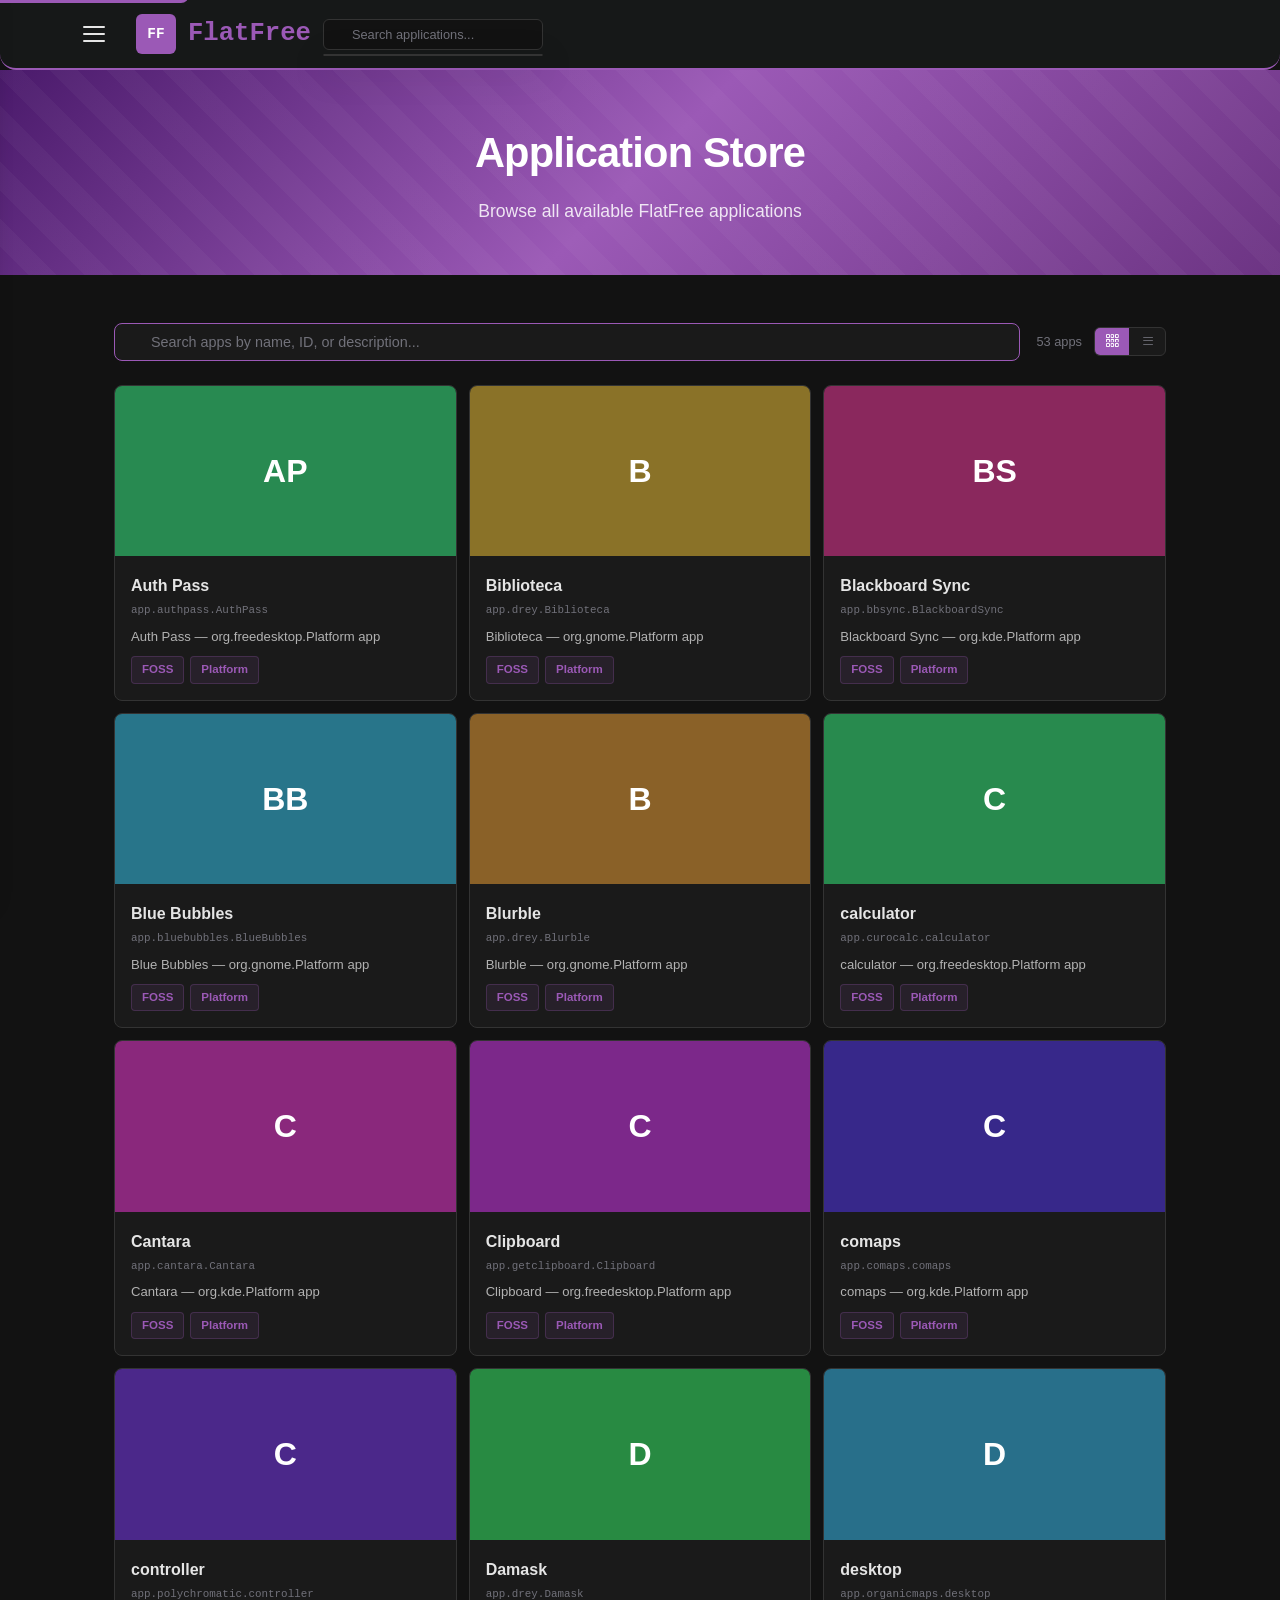
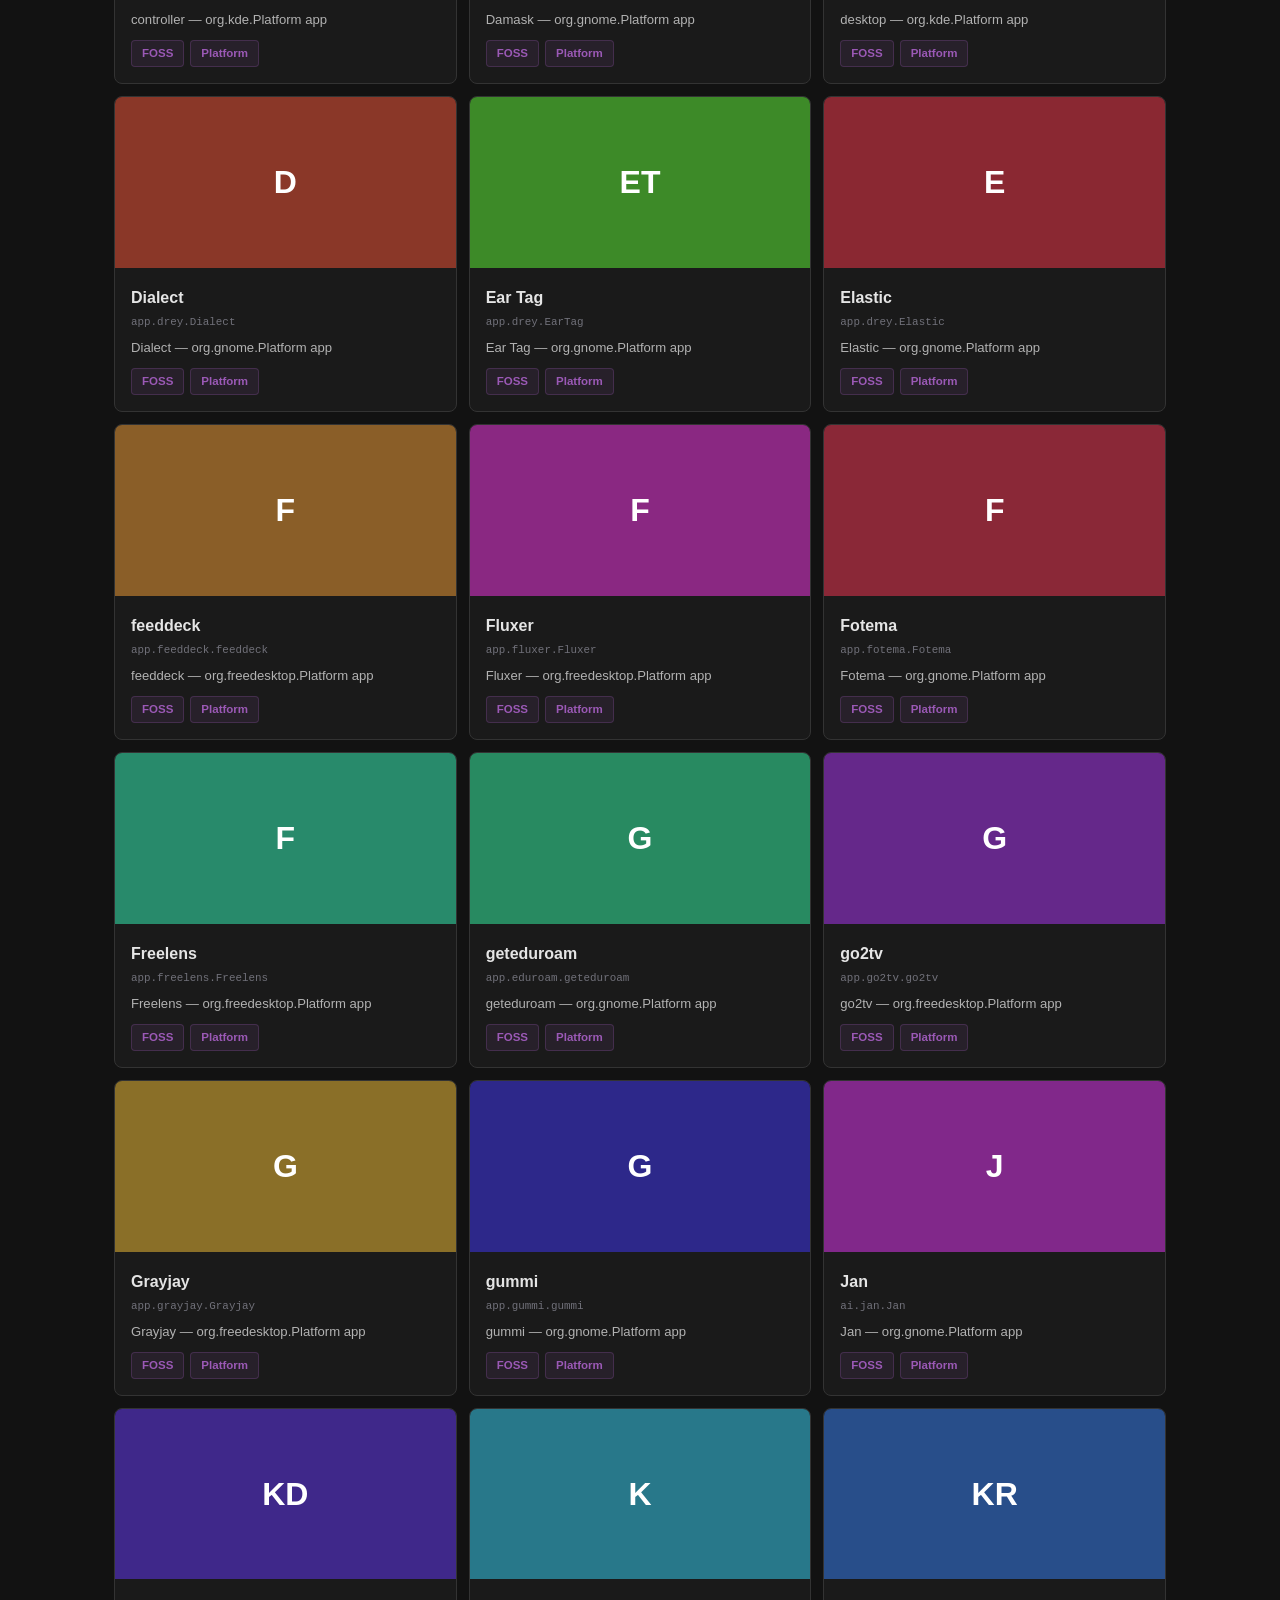
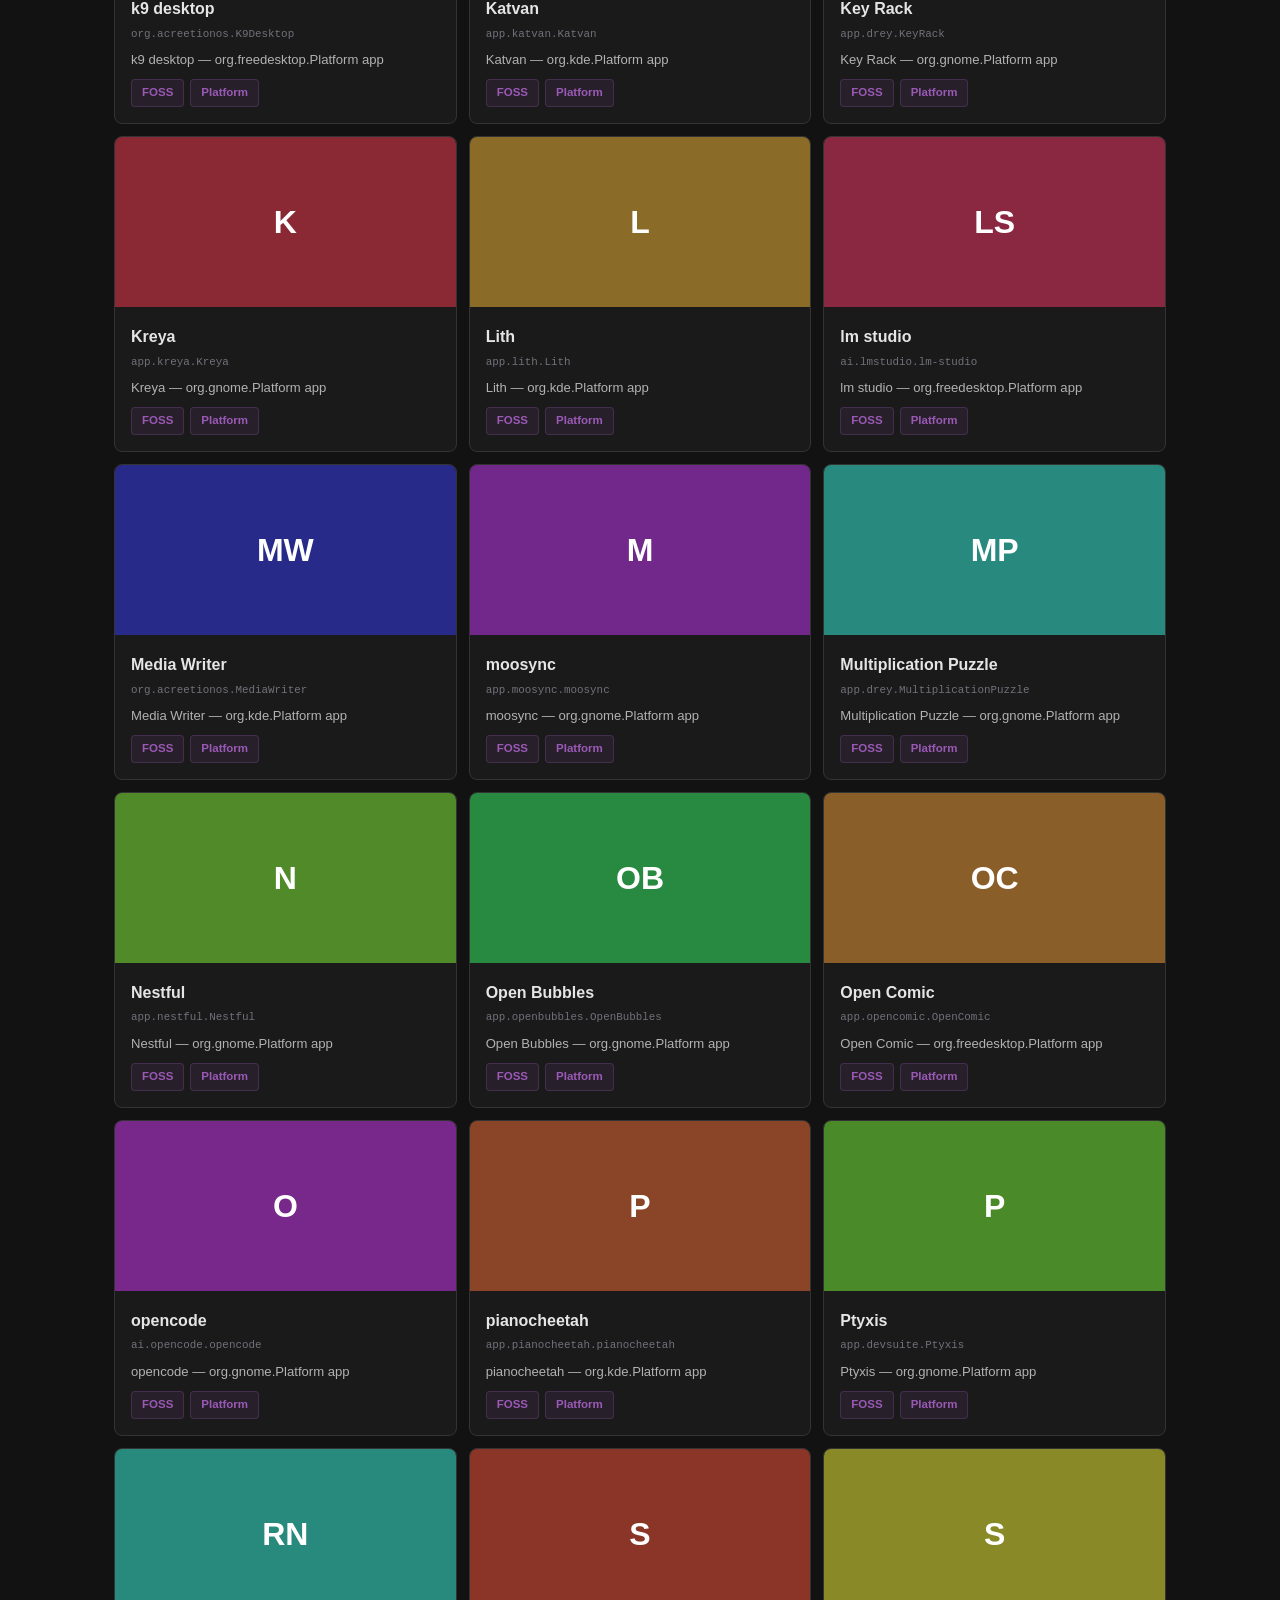
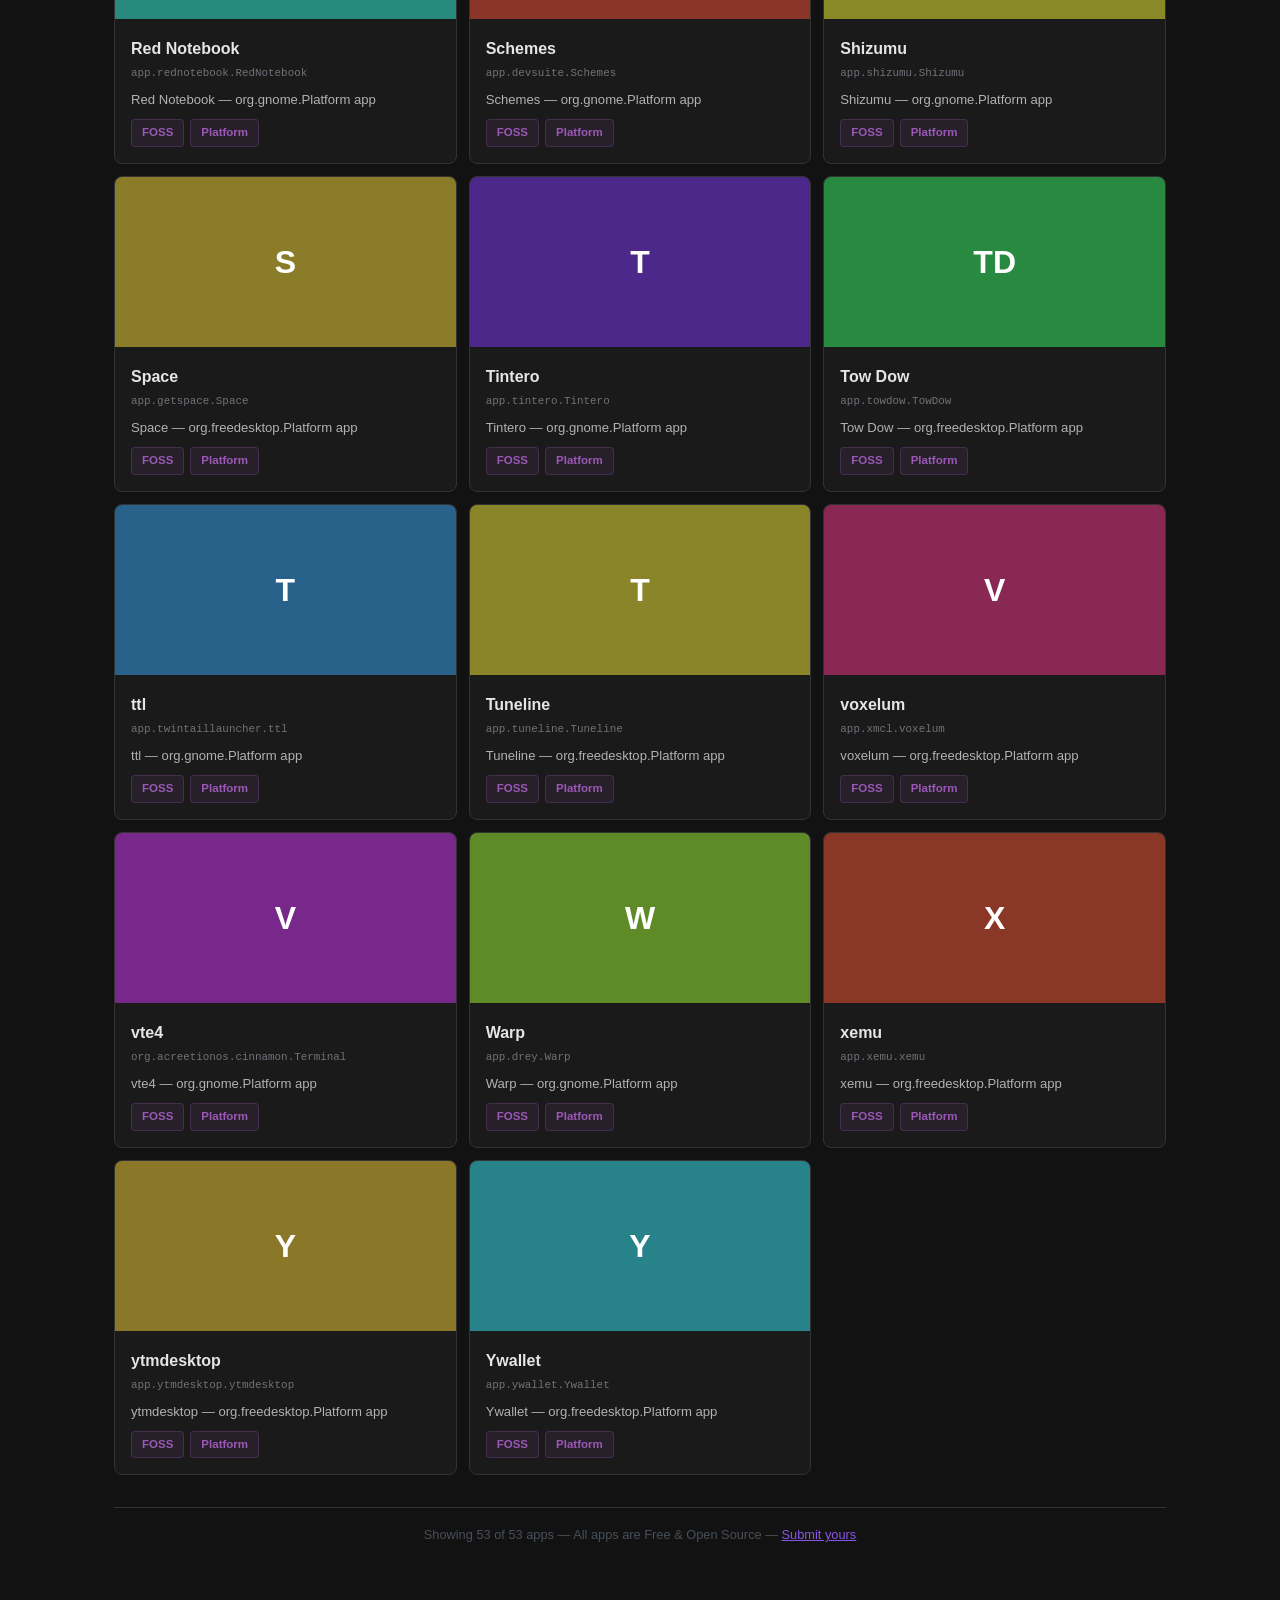
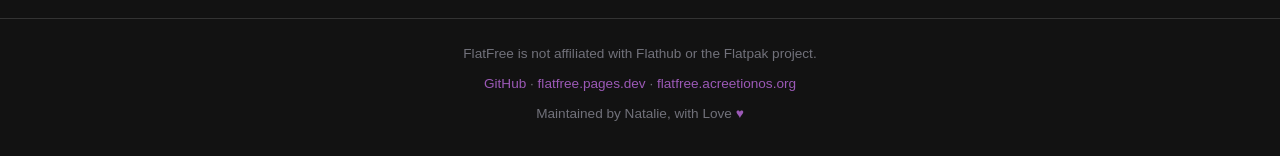
<file: docs/apps.html>
<!DOCTYPE html>
<html lang="en">
<head>
  <meta charset="UTF-8">
  <meta name="viewport" content="width=device-width, initial-scale=1.0">
  <title>FlatFree — Application Store</title>
  <meta name="description" content="Browse and search the FlatFree Flatpak application store. All apps are free and open source.">
  <link rel="icon" type="image/svg+xml" href="data:image/svg+xml,<svg xmlns='http://www.w3.org/2000/svg' viewBox='0 0 100 100'><text y='.9em' font-size='90'>💜</text></svg>">
  <link rel="stylesheet" href="style.css">
  <link rel="stylesheet" href="https://cdn.jsdelivr.net/npm/bootstrap-icons@1.11.3/font/bootstrap-icons.min.css">
  <script src="search.js" defer></script>
  <script src="appstore.js" defer></script>
</head>
<body>
  <a href="#main-content" class="skip-link">Skip to main content</a>

  <div id="page-wrap">
    <div id="page-scale">
      <header class="page-header">
        <div class="header-content">
          <a href="index.html" class="logo">
            <div class="logo-img">FF</div>
            <span class="logo-text">Flat<span>Free</span></span>
          </a>
          <div class="nav-search"><input type="text" class="nav-search-input" placeholder="Search apps..." id="navSearch"></div>
        </div>
      </header>

      <div class="hero-header">
        <h1>Application Store</h1>
        <p class="subtitle">Browse all available FlatFree applications</p>
      </div>

      <div class="page-wrapper">
        <main id="main-content" class="content-feed">
          <div class="appstore-toolbar">
            <div class="appstore-search">
              <input type="text" id="appstoreSearch" placeholder="Search apps by name, ID, or description..." autofocus>
            </div>
            <div class="appstore-controls">
              <span class="appstore-count" id="appCount"></span>
              <div class="appstore-view-toggle">
                <button class="view-btn active" data-view="grid" title="Grid view"><i class="bi bi-grid-3x3-gap"></i></button>
                <button class="view-btn" data-view="list" title="List view"><i class="bi bi-list"></i></button>
              </div>
            </div>
          </div>

          <div id="appGrid" class="appstore-grid"></div>
          <div id="appStoreFooter" class="appstore-footer"></div>
        </main>
      </div>

      <footer class="page-footer">
        <p>FlatFree is not affiliated with Flathub or the Flatpak project.</p>
        <p><a href="https://github.com/spivanatalie64/FlatFree">GitHub</a> &middot; <a href="https://flatfree.pages.dev">flatfree.pages.dev</a> &middot; <a href="https://flatfree.acreetionos.org">flatfree.acreetionos.org</a></p>
        <p>Maintained by Natalie, with Love <span class="footer-love">&hearts;</span></p>
      </footer>
    </div>
  </div>

  <script src="common.js"></script>
</body>
</html>
</file>
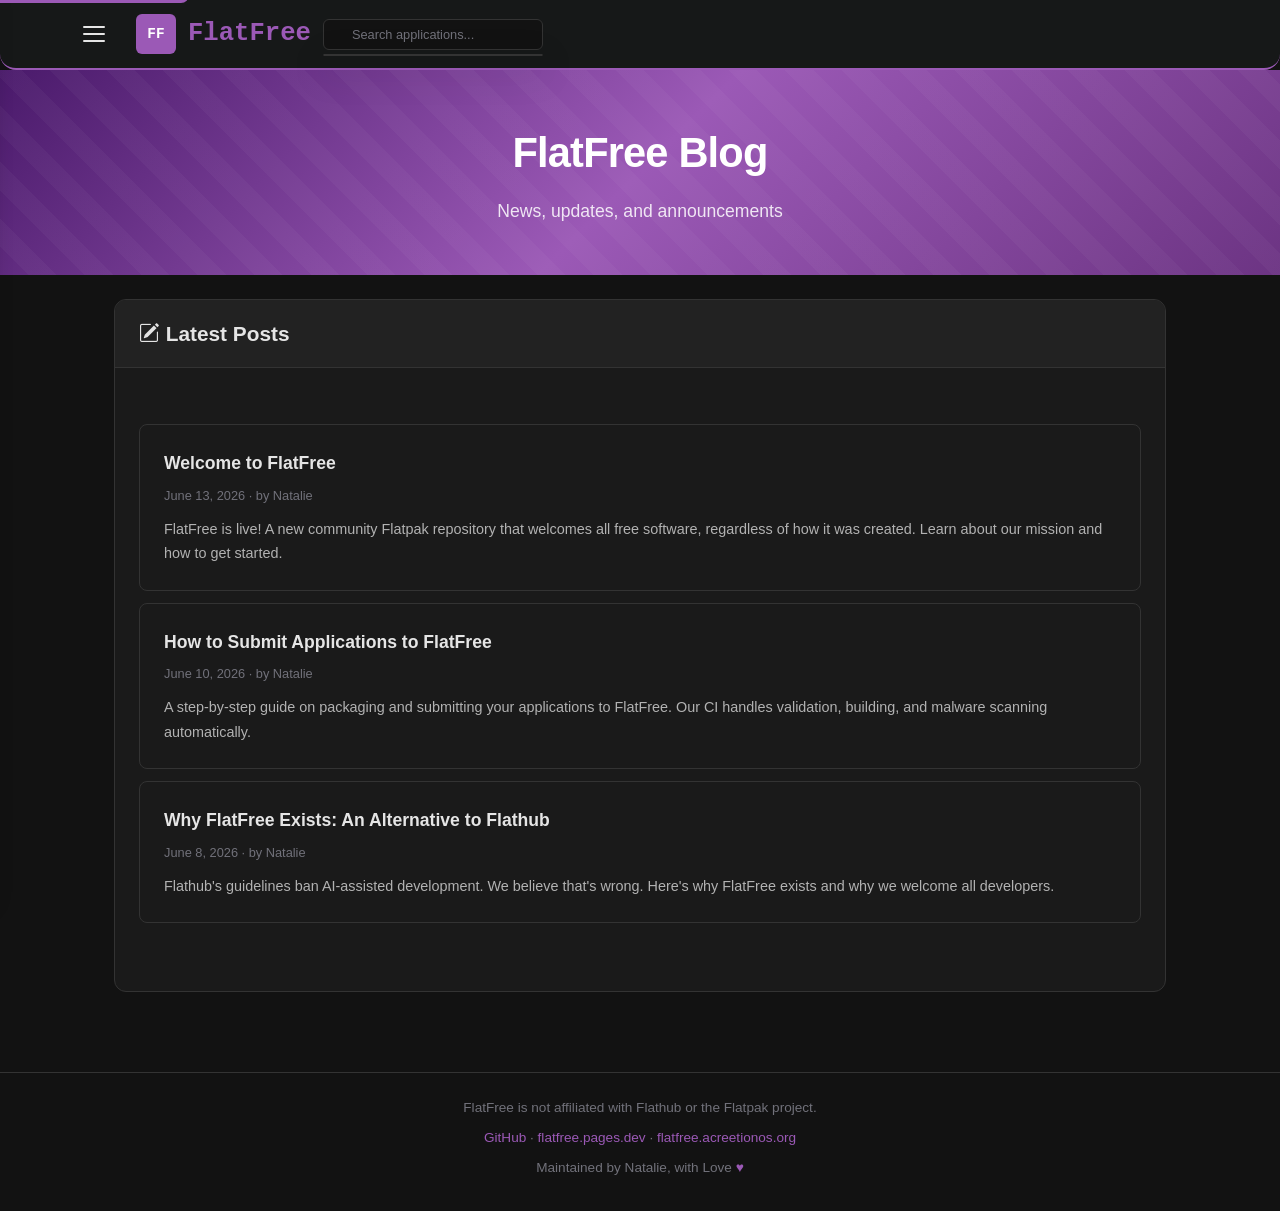
<file: docs/blog.html>
<!DOCTYPE html>
<html lang="en">
<head>
  <meta charset="UTF-8">
  <meta name="viewport" content="width=device-width, initial-scale=1.0">
  <title>FlatFree — Blog</title>
  <meta name="description" content="News, updates, and announcements from FlatFree.">
  <link rel="icon" type="image/svg+xml" href="data:image/svg+xml,<svg xmlns='http://www.w3.org/2000/svg' viewBox='0 0 100 100'><text y='.9em' font-size='90'>💜</text></svg>">
  <link rel="stylesheet" href="style.css">
  <link rel="stylesheet" href="https://cdn.jsdelivr.net/npm/bootstrap-icons@1.11.3/font/bootstrap-icons.min.css">
  <script src="search.js" defer></script>
</head>
<body>
  <a href="#main-content" class="skip-link">Skip to main content</a>
  <div id="page-wrap">
    <div id="page-scale">
      <header class="page-header">
        <div class="header-content">
          <a href="index.html" class="logo">
            <div class="logo-img">FF</div>
            <span class="logo-text">Flat<span>Free</span></span>
          </a>
          <div class="nav-search"><input type="text" class="nav-search-input" placeholder="Search apps..." id="navSearch"></div>
        </div>
      </header>
      <div class="hero-header">
        <h1>FlatFree Blog</h1>
        <p class="subtitle">News, updates, and announcements</p>
      </div>
      <div class="page-wrapper">
        <main id="main-content" class="content-feed">
          <article class="content-box">
            <div class="box-header">
              <h2><i class="bi bi-pencil-square"></i> Latest Posts</h2>
            </div>
            <div class="box-body">
              <div class="blog-list">
                <div class="blog-card">
                  <a href="blog/welcome.html">
                    <h3>Welcome to FlatFree</h3>
                    <div class="blog-meta">June 13, 2026 &middot; by Natalie</div>
                    <p class="blog-preview">FlatFree is live! A new community Flatpak repository that welcomes all free software, regardless of how it was created. Learn about our mission and how to get started.</p>
                  </a>
                </div>
                <div class="blog-card">
                  <a href="blog/submit-apps.html">
                    <h3>How to Submit Applications to FlatFree</h3>
                    <div class="blog-meta">June 10, 2026 &middot; by Natalie</div>
                    <p class="blog-preview">A step-by-step guide on packaging and submitting your applications to FlatFree. Our CI handles validation, building, and malware scanning automatically.</p>
                  </a>
                </div>
                <div class="blog-card">
                  <a href="blog/why-flatfree.html">
                    <h3>Why FlatFree Exists: An Alternative to Flathub</h3>
                    <div class="blog-meta">June 8, 2026 &middot; by Natalie</div>
                    <p class="blog-preview">Flathub's guidelines ban AI-assisted development. We believe that's wrong. Here's why FlatFree exists and why we welcome all developers.</p>
                  </a>
                </div>
              </div>
            </div>
          </article>
        </main>
      </div>
      <footer class="page-footer">
        <p>FlatFree is not affiliated with Flathub or the Flatpak project.</p>
        <p><a href="https://github.com/spivanatalie64/FlatFree">GitHub</a> &middot; <a href="https://flatfree.pages.dev">flatfree.pages.dev</a> &middot; <a href="https://flatfree.acreetionos.org">flatfree.acreetionos.org</a></p>
        <p>Maintained by Natalie, with Love <span class="footer-love">&hearts;</span></p>
      </footer>
    </div>
  </div>
  <script src="common.js"></script>
</body>
</html>
</file>
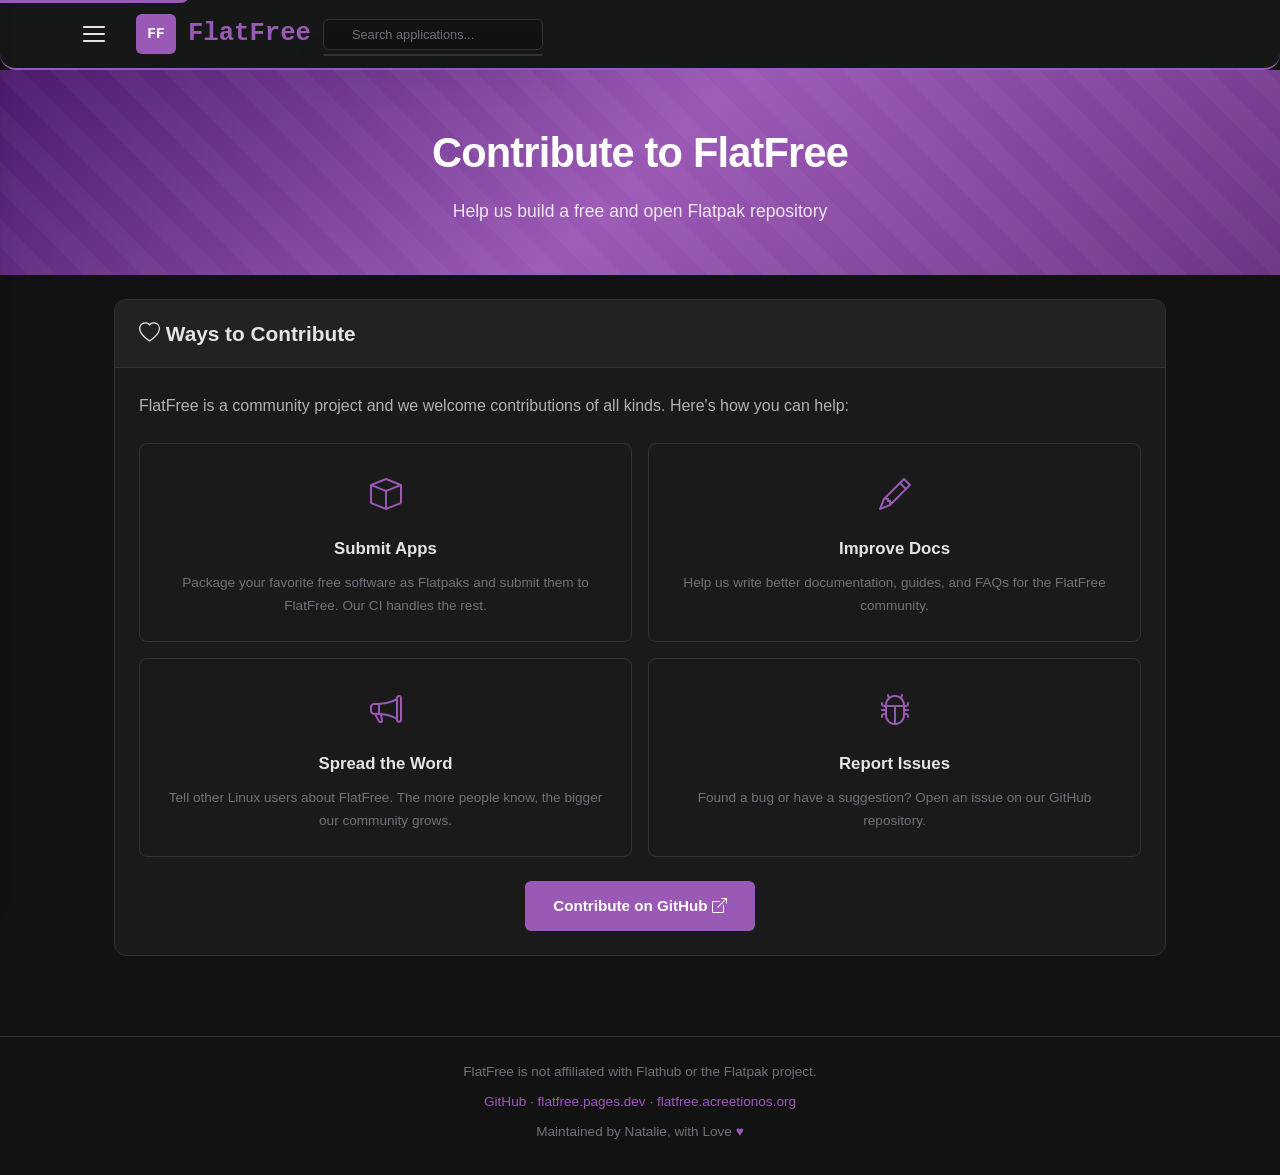
<file: docs/contribute.html>
<!DOCTYPE html>
<html lang="en">
<head>
  <meta charset="UTF-8">
  <meta name="viewport" content="width=device-width, initial-scale=1.0">
  <title>FlatFree — Contribute</title>
  <meta name="description" content="Contribute to FlatFree, the community Flatpak repository.">
  <link rel="icon" type="image/svg+xml" href="data:image/svg+xml,<svg xmlns='http://www.w3.org/2000/svg' viewBox='0 0 100 100'><text y='.9em' font-size='90'>💜</text></svg>">
  <link rel="stylesheet" href="style.css">
  <link rel="stylesheet" href="https://cdn.jsdelivr.net/npm/bootstrap-icons@1.11.3/font/bootstrap-icons.min.css">
  <script src="search.js" defer></script>
</head>
<body>
  <a href="#main-content" class="skip-link">Skip to main content</a>
  <div id="page-wrap">
    <div id="page-scale">
      <header class="page-header">
        <div class="header-content">
          <a href="index.html" class="logo">
            <div class="logo-img">FF</div>
            <span class="logo-text">Flat<span>Free</span></span>
          </a>
          <div class="nav-search"><input type="text" class="nav-search-input" placeholder="Search apps..." id="navSearch"></div>
        </div>
      </header>
      <div class="hero-header">
        <h1>Contribute to FlatFree</h1>
        <p class="subtitle">Help us build a free and open Flatpak repository</p>
      </div>
      <div class="page-wrapper">
        <main id="main-content" class="content-feed">
          <article class="content-box">
            <div class="box-header">
              <h2><i class="bi bi-heart"></i> Ways to Contribute</h2>
            </div>
            <div class="box-body">
              <p>FlatFree is a community project and we welcome contributions of all kinds. Here's how you can help:</p>
              <div class="contribute-grid">
                <div class="contribute-card">
                  <span class="emoji"><i class="bi bi-box" style="font-size:2rem;color:var(--acreetion-purple)"></i></span>
                  <h3>Submit Apps</h3>
                  <p>Package your favorite free software as Flatpaks and submit them to FlatFree. Our CI handles the rest.</p>
                </div>
                <div class="contribute-card">
                  <span class="emoji"><i class="bi bi-pencil" style="font-size:2rem;color:var(--acreetion-purple)"></i></span>
                  <h3>Improve Docs</h3>
                  <p>Help us write better documentation, guides, and FAQs for the FlatFree community.</p>
                </div>
                <div class="contribute-card">
                  <span class="emoji"><i class="bi bi-megaphone" style="font-size:2rem;color:var(--acreetion-purple)"></i></span>
                  <h3>Spread the Word</h3>
                  <p>Tell other Linux users about FlatFree. The more people know, the bigger our community grows.</p>
                </div>
                <div class="contribute-card">
                  <span class="emoji"><i class="bi bi-bug" style="font-size:2rem;color:var(--acreetion-purple)"></i></span>
                  <h3>Report Issues</h3>
                  <p>Found a bug or have a suggestion? Open an issue on our GitHub repository.</p>
                </div>
              </div>
              <p style="text-align:center;margin-top:24px"><a href="https://github.com/spivanatalie64/FlatFree" class="btn btn-lg">Contribute on GitHub <i class="bi bi-box-arrow-up-right"></i></a></p>
            </div>
          </article>
        </main>
      </div>
      <footer class="page-footer">
        <p>FlatFree is not affiliated with Flathub or the Flatpak project.</p>
        <p><a href="https://github.com/spivanatalie64/FlatFree">GitHub</a> &middot; <a href="https://flatfree.pages.dev">flatfree.pages.dev</a> &middot; <a href="https://flatfree.acreetionos.org">flatfree.acreetionos.org</a></p>
        <p>Maintained by Natalie, with Love <span class="footer-love">&hearts;</span></p>
      </footer>
    </div>
  </div>
  <script src="common.js"></script>
</body>
</html>
</file>
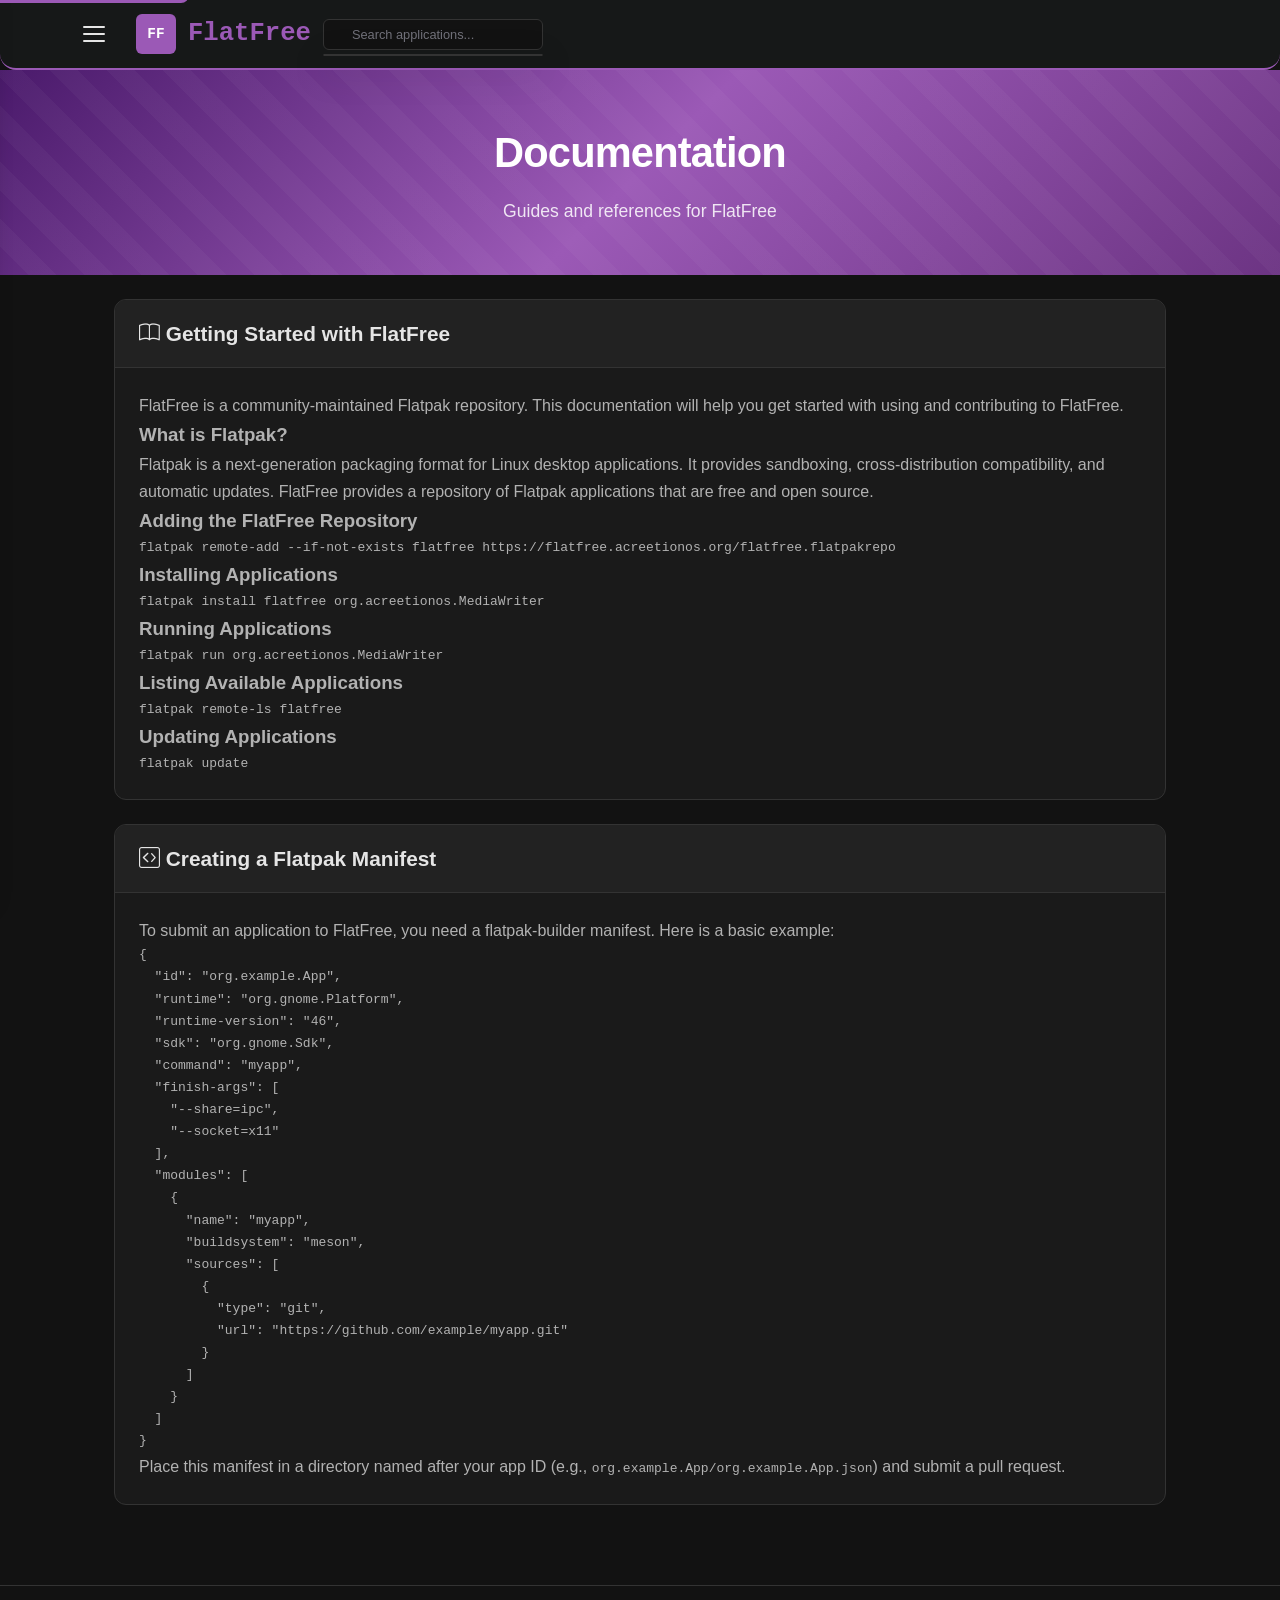
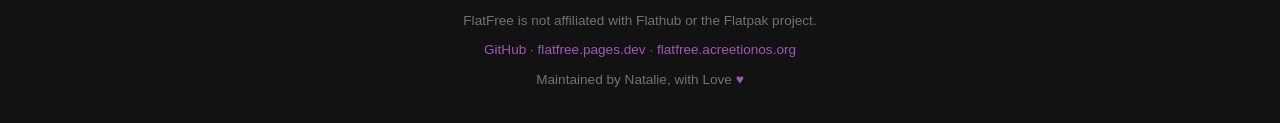
<file: docs/docs.html>
<!DOCTYPE html>
<html lang="en">
<head>
  <meta charset="UTF-8">
  <meta name="viewport" content="width=device-width, initial-scale=1.0">
  <title>FlatFree — Documentation</title>
  <meta name="description" content="Documentation and guides for FlatFree, the community Flatpak repository.">
  <link rel="icon" type="image/svg+xml" href="data:image/svg+xml,<svg xmlns='http://www.w3.org/2000/svg' viewBox='0 0 100 100'><text y='.9em' font-size='90'>💜</text></svg>">
  <link rel="stylesheet" href="style.css">
  <link rel="stylesheet" href="https://cdn.jsdelivr.net/npm/bootstrap-icons@1.11.3/font/bootstrap-icons.min.css">
  <script src="search.js" defer></script>
</head>
<body>
  <a href="#main-content" class="skip-link">Skip to main content</a>
  <div id="page-wrap">
    <div id="page-scale">
      <header class="page-header">
        <div class="header-content">
          <a href="index.html" class="logo">
            <div class="logo-img">FF</div>
            <span class="logo-text">Flat<span>Free</span></span>
          </a>
          <div class="nav-search"><input type="text" class="nav-search-input" placeholder="Search apps..." id="navSearch"></div>
        </div>
      </header>
      <div class="hero-header">
        <h1>Documentation</h1>
        <p class="subtitle">Guides and references for FlatFree</p>
      </div>
      <div class="page-wrapper">
        <main id="main-content" class="content-feed">
          <article class="content-box">
            <div class="box-header">
              <h2><i class="bi bi-book"></i> Getting Started with FlatFree</h2>
            </div>
            <div class="box-body">
              <p>FlatFree is a community-maintained Flatpak repository. This documentation will help you get started with using and contributing to FlatFree.</p>
              <h3>What is Flatpak?</h3>
              <p>Flatpak is a next-generation packaging format for Linux desktop applications. It provides sandboxing, cross-distribution compatibility, and automatic updates. FlatFree provides a repository of Flatpak applications that are free and open source.</p>
              <h3>Adding the FlatFree Repository</h3>
              <pre><code>flatpak remote-add --if-not-exists flatfree https://flatfree.acreetionos.org/flatfree.flatpakrepo</code></pre>
              <h3>Installing Applications</h3>
              <pre><code>flatpak install flatfree org.acreetionos.MediaWriter</code></pre>
              <h3>Running Applications</h3>
              <pre><code>flatpak run org.acreetionos.MediaWriter</code></pre>
              <h3>Listing Available Applications</h3>
              <pre><code>flatpak remote-ls flatfree</code></pre>
              <h3>Updating Applications</h3>
              <pre><code>flatpak update</code></pre>
            </div>
          </article>
          <article class="content-box">
            <div class="box-header">
              <h2><i class="bi bi-code-square"></i> Creating a Flatpak Manifest</h2>
            </div>
            <div class="box-body">
              <p>To submit an application to FlatFree, you need a flatpak-builder manifest. Here is a basic example:</p>
              <pre><code>{
  "id": "org.example.App",
  "runtime": "org.gnome.Platform",
  "runtime-version": "46",
  "sdk": "org.gnome.Sdk",
  "command": "myapp",
  "finish-args": [
    "--share=ipc",
    "--socket=x11"
  ],
  "modules": [
    {
      "name": "myapp",
      "buildsystem": "meson",
      "sources": [
        {
          "type": "git",
          "url": "https://github.com/example/myapp.git"
        }
      ]
    }
  ]
}</code></pre>
              <p>Place this manifest in a directory named after your app ID (e.g., <code>org.example.App/org.example.App.json</code>) and submit a pull request.</p>
            </div>
          </article>
        </main>
      </div>
      <footer class="page-footer">
        <p>FlatFree is not affiliated with Flathub or the Flatpak project.</p>
        <p><a href="https://github.com/spivanatalie64/FlatFree">GitHub</a> &middot; <a href="https://flatfree.pages.dev">flatfree.pages.dev</a> &middot; <a href="https://flatfree.acreetionos.org">flatfree.acreetionos.org</a></p>
        <p>Maintained by Natalie, with Love <span class="footer-love">&hearts;</span></p>
      </footer>
    </div>
  </div>
  <script src="common.js"></script>
</body>
</html>
</file>
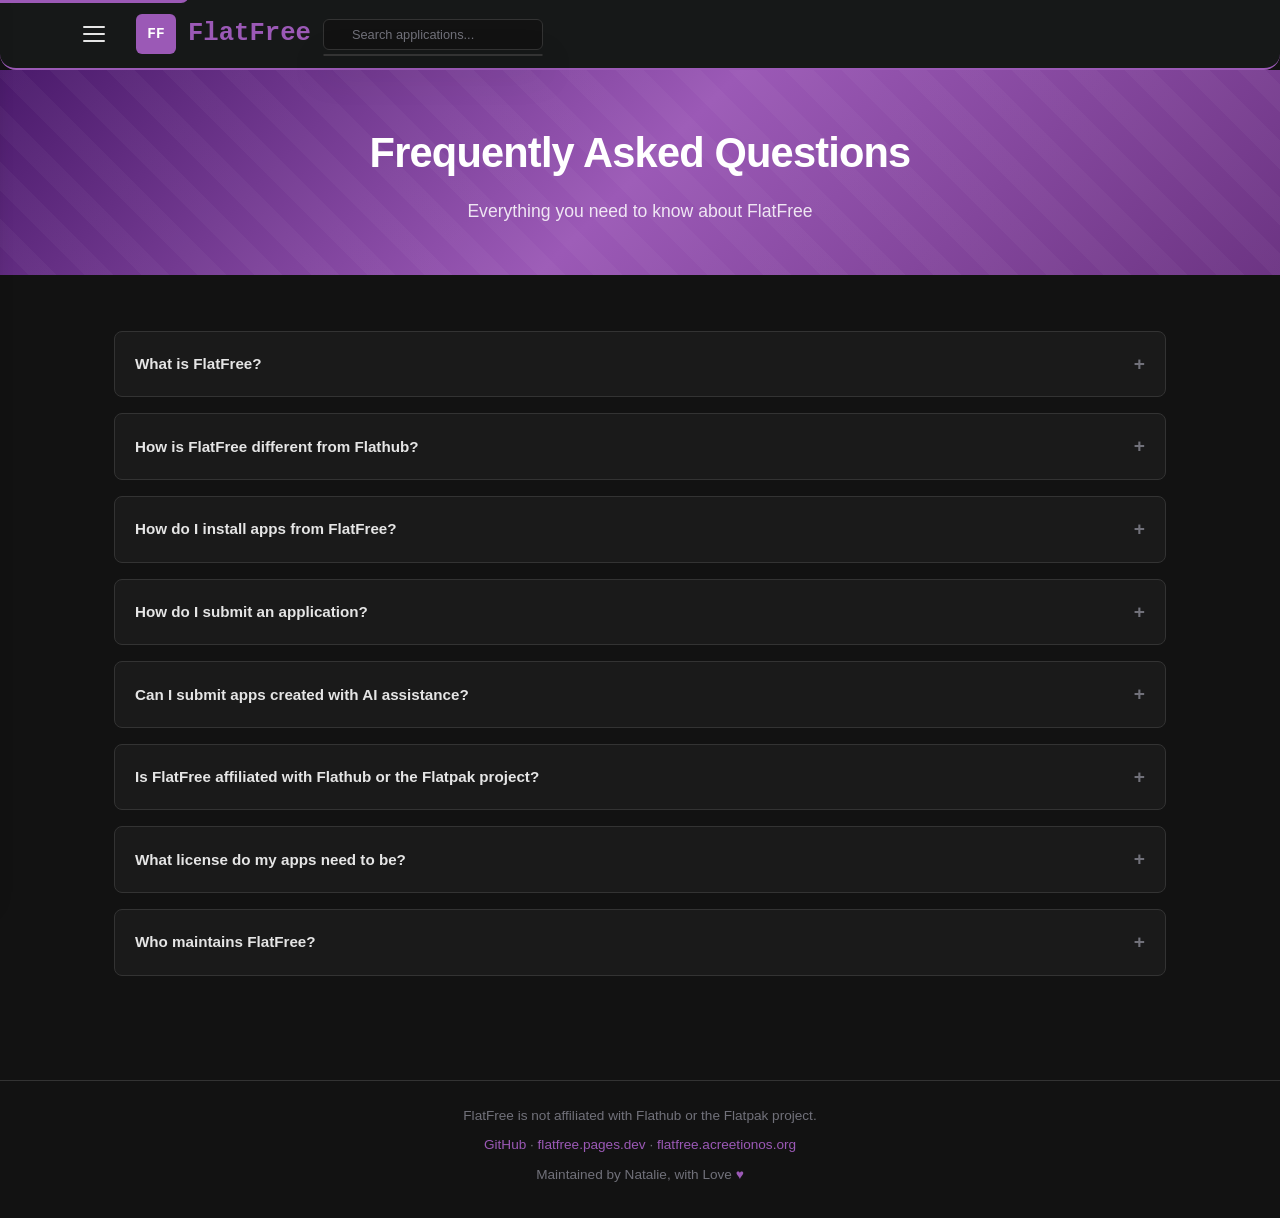
<file: docs/faq.html>
<!DOCTYPE html>
<html lang="en">
<head>
  <meta charset="UTF-8">
  <meta name="viewport" content="width=device-width, initial-scale=1.0">
  <title>FlatFree — FAQ</title>
  <meta name="description" content="Frequently asked questions about FlatFree, the community Flatpak repository.">
  <link rel="icon" type="image/svg+xml" href="data:image/svg+xml,<svg xmlns='http://www.w3.org/2000/svg' viewBox='0 0 100 100'><text y='.9em' font-size='90'>💜</text></svg>">
  <link rel="stylesheet" href="style.css">
  <link rel="stylesheet" href="https://cdn.jsdelivr.net/npm/bootstrap-icons@1.11.3/font/bootstrap-icons.min.css">
  <script src="search.js" defer></script>
</head>
<body>
  <a href="#main-content" class="skip-link">Skip to main content</a>
  <div id="page-wrap">
    <div id="page-scale">
      <header class="page-header">
        <div class="header-content">
          <a href="index.html" class="logo">
            <div class="logo-img">FF</div>
            <span class="logo-text">Flat<span>Free</span></span>
          </a>
          <div class="nav-search"><input type="text" class="nav-search-input" placeholder="Search apps..." id="navSearch"></div>
        </div>
      </header>
      <div class="hero-header">
        <h1>Frequently Asked Questions</h1>
        <p class="subtitle">Everything you need to know about FlatFree</p>
      </div>
      <div class="page-wrapper">
        <main id="main-content" class="content-feed">
          <div class="faq-list">
            <div class="faq-item">
              <div class="faq-question">What is FlatFree?</div>
              <div class="faq-answer" style="display:none"><p>FlatFree is a community-maintained Flatpak repository that accepts all free and open source software, regardless of how it was created. We are the alternative to Flathub's exclusionary policies regarding AI-assisted development.</p></div>
            </div>
            <div class="faq-item">
              <div class="faq-question">How is FlatFree different from Flathub?</div>
              <div class="faq-answer" style="display:none"><p>Flathub bans applications "generated predominantly by AI." FlatFree welcomes them. We believe that any tool used by a human is human work, and we do not police how code is written. If it builds, if it's free software — it belongs here.</p></div>
            </div>
            <div class="faq-item">
              <div class="faq-question">How do I install apps from FlatFree?</div>
              <div class="faq-answer" style="display:none"><p>First add the remote: <code>flatpak remote-add --if-not-exists flatfree https://flatfree.acreetionos.org/flatfree.flatpakrepo</code>. Then install: <code>flatpak install flatfree &lt;app-id&gt;</code>.</p></div>
            </div>
            <div class="faq-item">
              <div class="faq-question">How do I submit an application?</div>
              <div class="faq-answer" style="display:none"><p>Open a pull request on our GitHub repository adding a directory with your app ID and a flatpak-builder manifest. Our CI validates the manifest, builds the app, and runs a malware scan. If it passes, it's in — no human reviewers needed.</p></div>
            </div>
            <div class="faq-item">
              <div class="faq-question">Can I submit apps created with AI assistance?</div>
              <div class="faq-answer" style="display:none"><p>Absolutely. FlatFree fully accepts and welcomes submissions that use AI assistance. We do not believe in rejecting software because of who wrote it or how it was made. All free software is welcome here.</p></div>
            </div>
            <div class="faq-item">
              <div class="faq-question">Is FlatFree affiliated with Flathub or the Flatpak project?</div>
              <div class="faq-answer" style="display:none"><p>No. FlatFree is an independent community project. We are not affiliated with Flathub, the Flatpak project, or any corporation. We are simply people who believe in free software without gatekeeping.</p></div>
            </div>
            <div class="faq-item">
              <div class="faq-question">What license do my apps need to be?</div>
              <div class="faq-answer" style="display:none"><p>All applications must be free and open source software. We accept any OSI-approved open source license. Proprietary software is not accepted.</p></div>
            </div>
            <div class="faq-item">
              <div class="faq-question">Who maintains FlatFree?</div>
              <div class="faq-answer" style="display:none"><p>FlatFree is maintained by <a href="https://natalie.acreetionos.org" style="color:var(--acreetion-purple)">Natalie Cole-Clift Spiva</a> with contributions from the community. We are independent developers who believe in free software for everyone.</p></div>
            </div>
          </div>
        </main>
      </div>
      <footer class="page-footer">
        <p>FlatFree is not affiliated with Flathub or the Flatpak project.</p>
        <p><a href="https://github.com/spivanatalie64/FlatFree">GitHub</a> &middot; <a href="https://flatfree.pages.dev">flatfree.pages.dev</a> &middot; <a href="https://flatfree.acreetionos.org">flatfree.acreetionos.org</a></p>
        <p>Maintained by Natalie, with Love <span class="footer-love">&hearts;</span></p>
      </footer>
    </div>
  </div>
  <script src="common.js"></script>
  <script>
  document.addEventListener('DOMContentLoaded', function() {
    document.querySelectorAll('.faq-question').forEach(function(q) {
      q.addEventListener('click', function() {
        this.classList.toggle('open');
        var answer = this.nextElementSibling;
        if (answer.style.display === 'none' || !answer.style.display) {
          answer.style.display = 'block';
        } else {
          answer.style.display = 'none';
        }
      });
    });
  });
  </script>
</body>
</html>
</file>
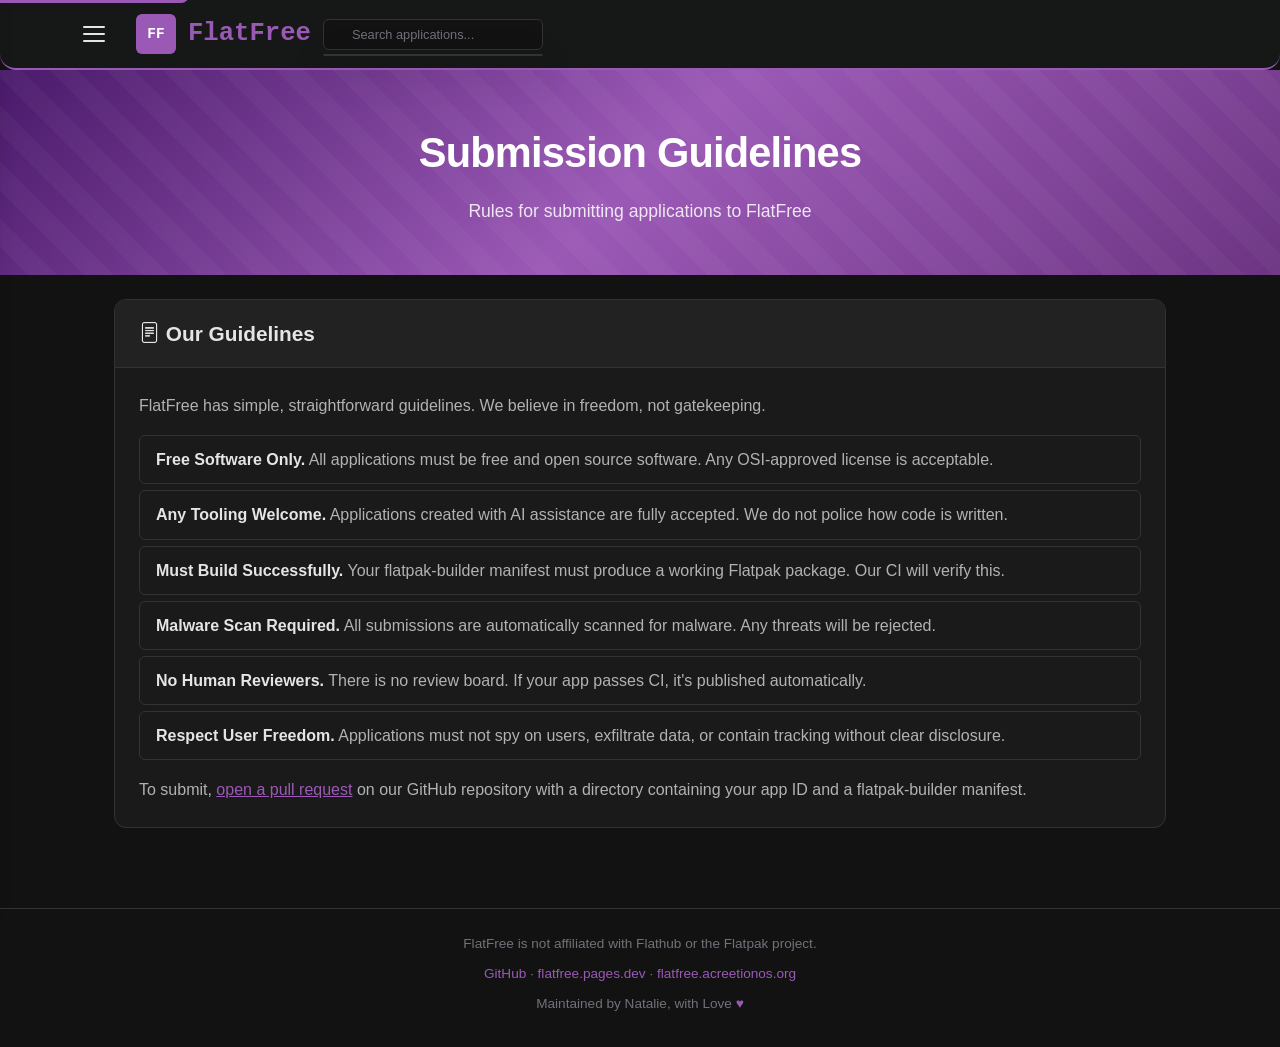
<file: docs/guidelines.html>
<!DOCTYPE html>
<html lang="en">
<head>
  <meta charset="UTF-8">
  <meta name="viewport" content="width=device-width, initial-scale=1.0">
  <title>FlatFree — Submission Guidelines</title>
  <meta name="description" content="Guidelines for submitting applications to FlatFree, the community Flatpak repository.">
  <link rel="icon" type="image/svg+xml" href="data:image/svg+xml,<svg xmlns='http://www.w3.org/2000/svg' viewBox='0 0 100 100'><text y='.9em' font-size='90'>💜</text></svg>">
  <link rel="stylesheet" href="style.css">
  <link rel="stylesheet" href="https://cdn.jsdelivr.net/npm/bootstrap-icons@1.11.3/font/bootstrap-icons.min.css">
  <script src="search.js" defer></script>
</head>
<body>
  <a href="#main-content" class="skip-link">Skip to main content</a>
  <div id="page-wrap">
    <div id="page-scale">
      <header class="page-header">
        <div class="header-content">
          <a href="index.html" class="logo">
            <div class="logo-img">FF</div>
            <span class="logo-text">Flat<span>Free</span></span>
          </a>
          <div class="nav-search"><input type="text" class="nav-search-input" placeholder="Search apps..." id="navSearch"></div>
        </div>
      </header>
      <div class="hero-header">
        <h1>Submission Guidelines</h1>
        <p class="subtitle">Rules for submitting applications to FlatFree</p>
      </div>
      <div class="page-wrapper">
        <main id="main-content" class="content-feed">
          <article class="content-box">
            <div class="box-header">
              <h2><i class="bi bi-file-text"></i> Our Guidelines</h2>
            </div>
            <div class="box-body">
              <p>FlatFree has simple, straightforward guidelines. We believe in freedom, not gatekeeping.</p>
              <ul class="content-list">
                <li><strong>Free Software Only.</strong> All applications must be free and open source software. Any OSI-approved license is acceptable.</li>
                <li><strong>Any Tooling Welcome.</strong> Applications created with AI assistance are fully accepted. We do not police how code is written.</li>
                <li><strong>Must Build Successfully.</strong> Your flatpak-builder manifest must produce a working Flatpak package. Our CI will verify this.</li>
                <li><strong>Malware Scan Required.</strong> All submissions are automatically scanned for malware. Any threats will be rejected.</li>
                <li><strong>No Human Reviewers.</strong> There is no review board. If your app passes CI, it's published automatically.</li>
                <li><strong>Respect User Freedom.</strong> Applications must not spy on users, exfiltrate data, or contain tracking without clear disclosure.</li>
              </ul>
              <p style="margin-top:16px">To submit, <a href="https://github.com/spivanatalie64/FlatFree" style="color:var(--acreetion-purple)">open a pull request</a> on our GitHub repository with a directory containing your app ID and a flatpak-builder manifest.</p>
            </div>
          </article>
        </main>
      </div>
      <footer class="page-footer">
        <p>FlatFree is not affiliated with Flathub or the Flatpak project.</p>
        <p><a href="https://github.com/spivanatalie64/FlatFree">GitHub</a> &middot; <a href="https://flatfree.pages.dev">flatfree.pages.dev</a> &middot; <a href="https://flatfree.acreetionos.org">flatfree.acreetionos.org</a></p>
        <p>Maintained by Natalie, with Love <span class="footer-love">&hearts;</span></p>
      </footer>
    </div>
  </div>
  <script src="common.js"></script>
</body>
</html>
</file>
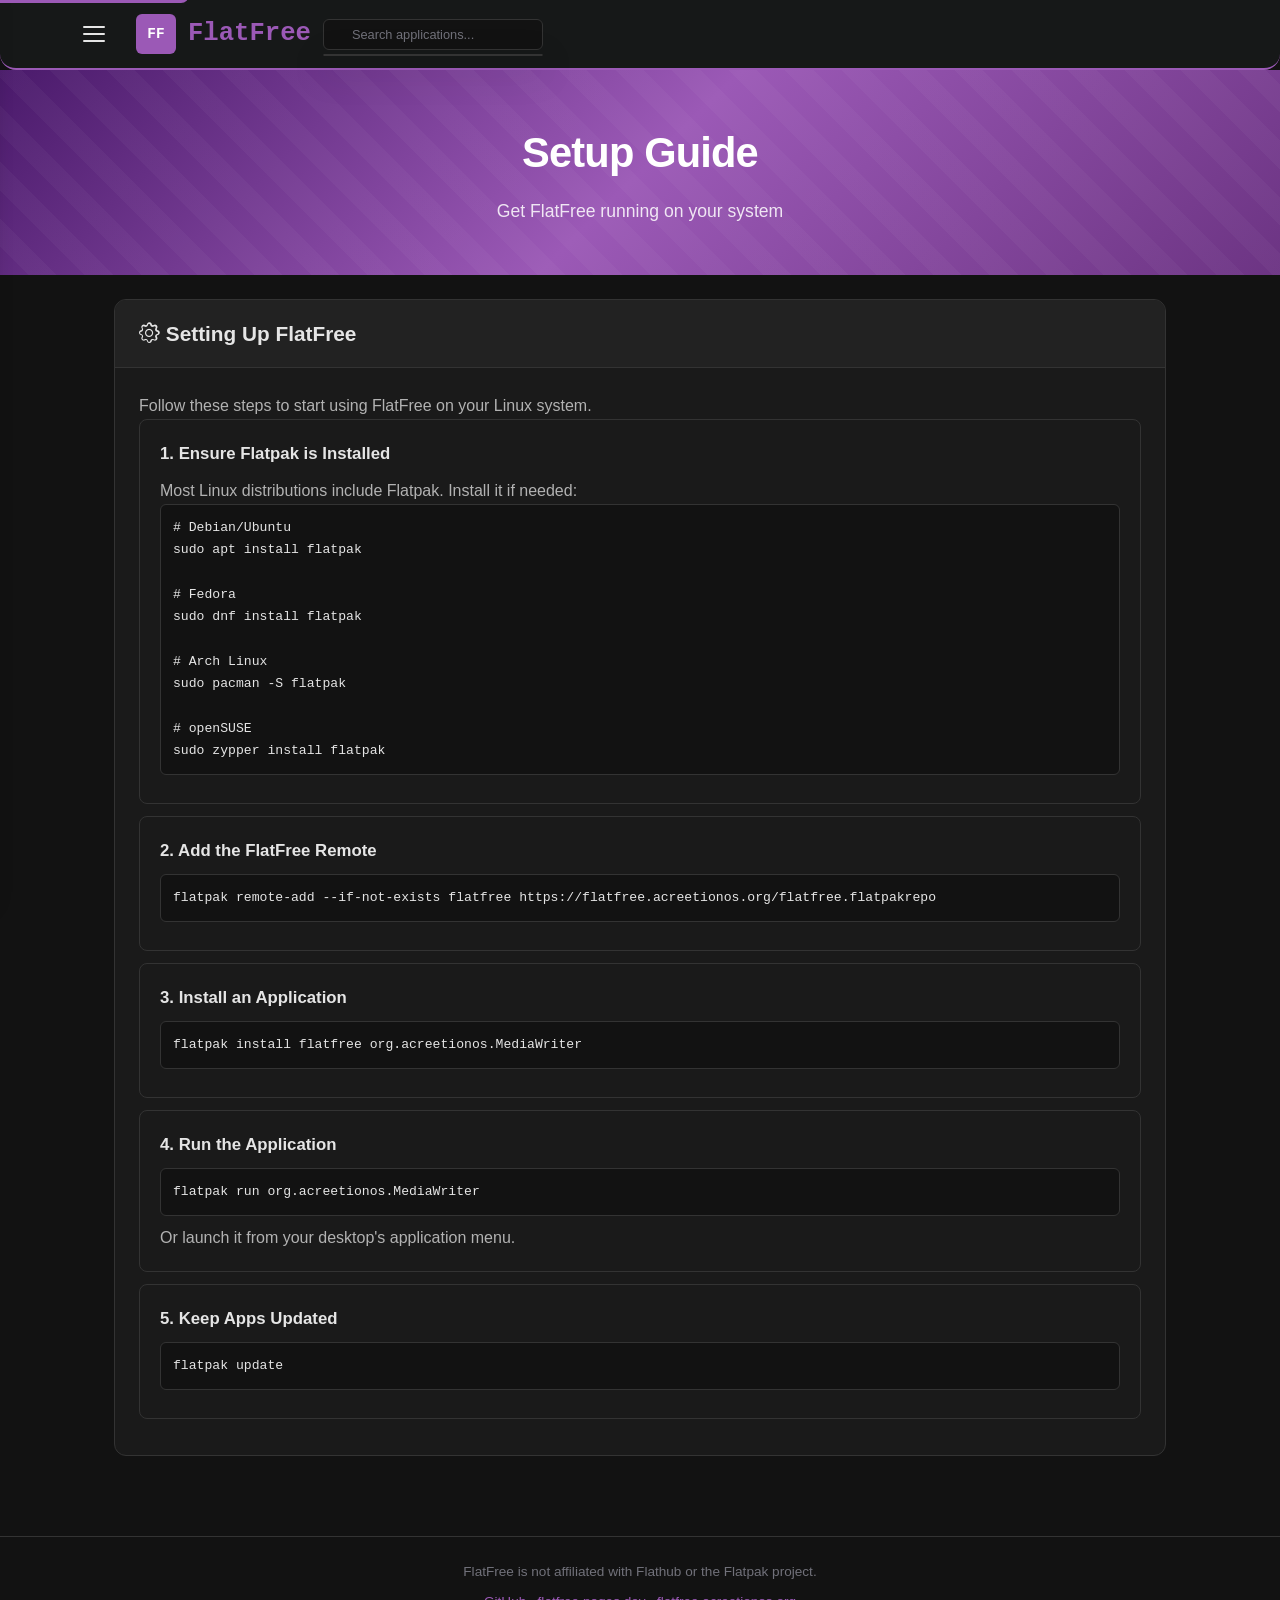
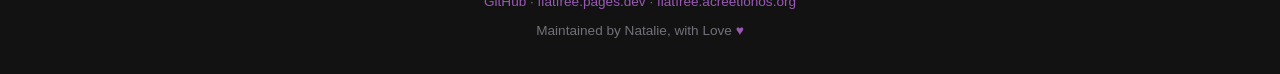
<file: docs/setup.html>
<!DOCTYPE html>
<html lang="en">
<head>
  <meta charset="UTF-8">
  <meta name="viewport" content="width=device-width, initial-scale=1.0">
  <title>FlatFree — Setup Guide</title>
  <meta name="description" content="Setup guide for FlatFree, the community Flatpak repository.">
  <link rel="icon" type="image/svg+xml" href="data:image/svg+xml,<svg xmlns='http://www.w3.org/2000/svg' viewBox='0 0 100 100'><text y='.9em' font-size='90'>💜</text></svg>">
  <link rel="stylesheet" href="style.css">
  <link rel="stylesheet" href="https://cdn.jsdelivr.net/npm/bootstrap-icons@1.11.3/font/bootstrap-icons.min.css">
  <script src="search.js" defer></script>
</head>
<body>
  <a href="#main-content" class="skip-link">Skip to main content</a>
  <div id="page-wrap">
    <div id="page-scale">
      <header class="page-header">
        <div class="header-content">
          <a href="index.html" class="logo">
            <div class="logo-img">FF</div>
            <span class="logo-text">Flat<span>Free</span></span>
          </a>
          <div class="nav-search"><input type="text" class="nav-search-input" placeholder="Search apps..." id="navSearch"></div>
        </div>
      </header>
      <div class="hero-header">
        <h1>Setup Guide</h1>
        <p class="subtitle">Get FlatFree running on your system</p>
      </div>
      <div class="page-wrapper">
        <main id="main-content" class="content-feed">
          <article class="content-box">
            <div class="box-header">
              <h2><i class="bi bi-gear"></i> Setting Up FlatFree</h2>
            </div>
            <div class="box-body">
              <p>Follow these steps to start using FlatFree on your Linux system.</p>
              <div class="setup-card">
                <h3>1. Ensure Flatpak is Installed</h3>
                <p>Most Linux distributions include Flatpak. Install it if needed:</p>
                <pre><code># Debian/Ubuntu
sudo apt install flatpak

# Fedora
sudo dnf install flatpak

# Arch Linux
sudo pacman -S flatpak

# openSUSE
sudo zypper install flatpak</code></pre>
              </div>
              <div class="setup-card">
                <h3>2. Add the FlatFree Remote</h3>
                <pre><code>flatpak remote-add --if-not-exists flatfree https://flatfree.acreetionos.org/flatfree.flatpakrepo</code></pre>
              </div>
              <div class="setup-card">
                <h3>3. Install an Application</h3>
                <pre><code>flatpak install flatfree org.acreetionos.MediaWriter</code></pre>
              </div>
              <div class="setup-card">
                <h3>4. Run the Application</h3>
                <pre><code>flatpak run org.acreetionos.MediaWriter</code></pre>
                <p>Or launch it from your desktop's application menu.</p>
              </div>
              <div class="setup-card">
                <h3>5. Keep Apps Updated</h3>
                <pre><code>flatpak update</code></pre>
              </div>
            </div>
          </article>
        </main>
      </div>
      <footer class="page-footer">
        <p>FlatFree is not affiliated with Flathub or the Flatpak project.</p>
        <p><a href="https://github.com/spivanatalie64/FlatFree">GitHub</a> &middot; <a href="https://flatfree.pages.dev">flatfree.pages.dev</a> &middot; <a href="https://flatfree.acreetionos.org">flatfree.acreetionos.org</a></p>
        <p>Maintained by Natalie, with Love <span class="footer-love">&hearts;</span></p>
      </footer>
    </div>
  </div>
  <script src="common.js"></script>
</body>
</html>
</file>
<file: docs/style.css>
:root {
  --acreetion-purple: #9b59b6;
  --acreetion-purple-hover: #b07cc6;
  --acreetion-purple-dim: rgba(155, 89, 182, 0.1);
  --acreetion-purple-border: rgba(155, 89, 182, 0.25);
  --acreetion-body-bg: #121212;
  --acreetion-panel-bg: #1a1a1a;
  --acreetion-box-bg: #222;
  --acreetion-box-border: #333;
  --acreetion-text-bright: #e5e5e5;
  --acreetion-text: #b2b2b2;
  --acreetion-text-muted: #71717a;
  --acreetion-code-bg: rgba(155, 89, 182, 0.1);
  --font-sans: -apple-system, BlinkMacSystemFont, 'Segoe UI', Roboto, Oxygen, Ubuntu, sans-serif;
  --font-mono: 'SF Mono', 'Fira Code', 'Cascadia Code', monospace;
}

* { margin: 0; padding: 0; box-sizing: border-box; }

html { overflow-x: hidden; }

body {
  font-family: var(--font-sans);
  background: var(--acreetion-body-bg);
  color: var(--acreetion-text);
  line-height: 1.7;
  overflow-x: hidden;
  max-width: 100vw;
}

/* ========== SKIP LINK ========== */
.skip-link {
  position: absolute; top: -40px; left: 0;
  background: var(--acreetion-purple); color: #000;
  padding: 8px 16px; text-decoration: none; font-weight: 700;
  z-index: 10000; transition: top .3s; border-radius: 0 0 8px 0;
}
.skip-link:focus { top: 0; }

/* ========== HEADER (AcreetionOS style) ========== */
.page-header {
  background: rgba(24,26,27,0.85);
  backdrop-filter: blur(12px);
  -webkit-backdrop-filter: blur(12px);
  border-bottom: 2px solid var(--acreetion-purple);
  border-radius: 0 0 16px 16px;
  position: sticky;
  top: 0;
  z-index: 1000;
}

.header-content {
  display: flex;
  align-items: center;
  gap: .75rem;
  max-width: 1200px;
  margin: 0 auto;
  padding: 0.5rem 1rem;
}

.logo {
  display: flex;
  align-items: center;
  gap: .75rem;
  font-family: var(--font-mono);
  font-size: 1.3rem;
  font-weight: 700;
  color: var(--acreetion-text-bright);
  text-decoration: none;
  flex-shrink: 0;
}

.logo span { color: var(--acreetion-purple); }

.logo-img {
  width: 32px;
  height: 32px;
  border-radius: 6px;
  background: var(--acreetion-purple);
  display: flex;
  align-items: center;
  justify-content: center;
  color: #fff;
  font-weight: 800;
  font-size: 0.9rem;
  flex-shrink: 0;
}

.main-nav { display: none; }

/* ========== HAMBURGER ========== */
#hamburger {
  display: flex;
  flex-direction: column;
  justify-content: center;
  align-items: center;
  gap: 5px;
  background: none;
  border: none;
  cursor: pointer;
  min-width: 44px;
  min-height: 44px;
  width: 36px;
  height: 36px;
  padding: 4px;
  margin-right: .5rem;
  position: relative;
  z-index: 1001;
  flex-shrink: 0;
  order: -1;
}

#hamburger span {
  display: block;
  width: 22px;
  height: 2px;
  background: var(--acreetion-text-bright);
  border-radius: 2px;
  transition: all .25s ease;
  transform-origin: center;
}

/* ========== SIDEBAR ========== */
#sidebar-overlay { display: none; }

#sidebar {
  position: fixed;
  top: 0;
  left: -320px;
  width: 300px;
  height: 100%;
  background: var(--acreetion-body-bg);
  border-right: 1px solid var(--acreetion-box-border);
  z-index: 9999;
  overflow-y: auto;
  transition: left .3s cubic-bezier(.22,1,.36,1);
  box-shadow: 4px 0 24px rgba(0,0,0,.4);
}

#sidebar.open { left: 0; }

#page-wrap {
  transition: margin-left .3s cubic-bezier(.22,1,.36,1);
  width: 100%;
  min-width: 0;
  background: var(--acreetion-body-bg);
  overflow-wrap: break-word;
}

body.sidebar-open #page-wrap {
  margin-left: 300px;
  max-width: calc(100vw - 300px);
}

body.sidebar-open { overflow-x: hidden; }

.sidebar-body { padding: .5rem 0; }
.sidebar-body ul { list-style: none; padding: 0; margin: 0; }

.sidebar-body ul li a {
  display: flex; align-items: center; gap: .5rem;
  padding: .8rem 1.2rem;
  color: var(--acreetion-text);
  text-decoration: none;
  font-size: .95rem;
  transition: all .15s;
  border-left: 3px solid transparent;
  border-bottom: 1px solid var(--acreetion-box-border);
}

.sidebar-body ul li a:hover {
  background: var(--acreetion-panel-bg);
  color: var(--acreetion-purple);
  border-left-color: var(--acreetion-purple);
}

.sidebar-section-title {
  padding: .75rem 1.2rem .25rem;
  font-size: .75rem;
  font-weight: 700;
  text-transform: uppercase;
  letter-spacing: .08em;
  color: var(--acreetion-purple);
  border-top: 1px solid var(--acreetion-box-border);
  margin-top: .5rem;
}

.sidebar-external { padding: .25rem 1.2rem .5rem; }

.sidebar-external-btn {
  display: flex; align-items: center; gap: .5rem;
  padding: .6rem 1rem;
  border-radius: 8px;
  background: var(--acreetion-purple-dim);
  border: 1px solid var(--acreetion-purple-border);
  color: var(--acreetion-purple);
  text-decoration: none;
  font-size: .85rem;
  font-weight: 600;
  transition: all .2s;
}

.sidebar-external-btn:hover {
  background: rgba(155,89,182,0.2);
  border-color: var(--acreetion-purple);
  transform: translateY(-1px);
}

.sidebar-authors {
  padding: .25rem 1.2rem .5rem;
  display: flex; flex-direction: column; gap: 4px;
}

.sidebar-author-link {
  display: flex; align-items: center; gap: .5rem;
  padding: .5rem .75rem; border-radius: 6px;
  color: var(--acreetion-text); text-decoration: none;
  font-size: .85rem; transition: all .15s;
}

.sidebar-author-link:hover {
  background: var(--acreetion-panel-bg);
  color: var(--acreetion-purple);
}

.sidebar-author-avatar {
  width: 22px; height: 22px;
  border-radius: 50%; object-fit: cover;
}

.sidebar-footer {
  display: flex; gap: .5rem;
  padding: .75rem 1rem;
  border-top: 1px solid var(--acreetion-box-border);
}

.sidebar-footer a {
  flex: 1; text-align: center;
  padding: .5rem; border-radius: 8px;
  font-size: .85rem; font-weight: 600; text-decoration: none;
}

.sidebar-footer a:first-child {
  background: var(--acreetion-purple); color: #000;
}

.sidebar-footer a:last-child {
  border: 1px solid var(--acreetion-box-border);
  color: var(--acreetion-text);
}

.sidebar-footer a:last-child:hover {
  background: var(--acreetion-panel-bg);
}

/* ========== SEARCH STRIP ========== */
.search-strip {
  background: var(--acreetion-panel-bg);
  border-bottom: 1px solid var(--acreetion-box-border);
  padding: 0.5rem 1rem;
}

.search-container {
  max-width: 600px;
  margin: 0 auto;
  position: relative;
}

.search-form {
  display: flex;
  align-items: center;
  gap: 8px;
}

.search-input {
  flex: 1;
  padding: 10px 16px;
  background: var(--acreetion-box-bg);
  border: 1px solid var(--acreetion-box-border);
  border-radius: 8px;
  color: var(--acreetion-text);
  font-size: 0.9rem;
  outline: none;
  transition: border-color 0.15s;
}

.search-input::placeholder { color: var(--acreetion-text-muted); }
.search-input:focus { border-color: var(--acreetion-purple); background: var(--acreetion-panel-bg); }

.search-btn {
  padding: 10px 20px;
  background: var(--acreetion-purple);
  color: #000;
  border: none;
  border-radius: 8px;
  font-size: 0.85rem;
  font-weight: 600;
  cursor: pointer;
  transition: background 0.15s;
  white-space: nowrap;
}

.search-btn:hover { background: var(--acreetion-purple-hover); }

/* ========== HERO HEADER ========== */
.hero-header {
  background: linear-gradient(135deg, #4a1a6b 0%, #9b59b6 50%, #6c3483 100%);
  padding: 48px 24px;
  text-align: center;
  position: relative;
  overflow: hidden;
}

.hero-header::before {
  content: '';
  position: absolute;
  inset: 0;
  background: repeating-linear-gradient(
    45deg,
    transparent,
    transparent 20px,
    rgba(255,255,255,0.03) 20px,
    rgba(255,255,255,0.03) 40px
  );
  pointer-events: none;
}

.hero-header h1 {
  font-size: 2.6rem;
  font-weight: 800;
  color: #fff;
  letter-spacing: -0.02em;
  position: relative;
}

.hero-header .subtitle {
  font-size: 1.1rem;
  color: rgba(255,255,255,0.85);
  margin-top: 8px;
  position: relative;
  max-width: 600px;
  margin-left: auto;
  margin-right: auto;
}

/* ========== PAGE WRAPPER ========== */
.page-wrapper {
  max-width: 1100px;
  margin: 0 auto;
  padding: 0 24px;
}

.content-feed {
  padding: 24px 0;
}

/* ========== CONTENT BOX ========== */
.content-box {
  background: var(--acreetion-panel-bg);
  border: 1px solid var(--acreetion-box-border);
  border-radius: 12px;
  margin-bottom: 24px;
  overflow: hidden;
}

.box-header {
  padding: 16px 24px;
  border-bottom: 1px solid var(--acreetion-box-border);
  background: var(--acreetion-box-bg);
}

.box-header h1, .box-header h2 {
  font-size: 1.3rem;
  color: var(--acreetion-text-bright);
  font-weight: 700;
}

.box-body {
  padding: 24px;
}

/* ========== APP GRID ========== */
.app-grid {
  display: flex;
  flex-direction: column;
  gap: 12px;
}

.app-card {
  background: var(--acreetion-box-bg);
  border: 1px solid var(--acreetion-box-border);
  border-radius: 8px;
  padding: 20px;
  display: flex;
  gap: 16px;
  transition: border-color 0.15s;
}

.app-card:hover { border-color: var(--acreetion-purple); }

.app-card a {
  text-decoration: none;
  color: inherit;
  display: flex;
  gap: 16px;
  width: 100%;
}

.app-icon {
  flex-shrink: 0;
  width: 80px;
  height: 80px;
  border-radius: 10px;
  overflow: hidden;
  background: var(--acreetion-box-bg);
}

.app-icon img { width: 100%; height: 100%; object-fit: cover; }

.app-icon-placeholder {
  width: 100%; height: 100%;
  display: flex; align-items: center; justify-content: center;
  font-size: 1.6rem;
  color: var(--acreetion-purple);
  font-weight: 700;
  background: var(--acreetion-box-bg);
}

.app-info { flex: 1; }
.app-info h3 { font-size: 1.1rem; color: var(--acreetion-text-bright); margin-bottom: 2px; }

.app-id {
  font-family: var(--font-mono);
  font-size: 0.8rem;
  color: var(--acreetion-text-muted);
  margin-bottom: 8px;
}

.app-desc { font-size: 0.9rem; color: var(--acreetion-text); margin-bottom: 12px; }
.app-actions { display: flex; gap: 8px; flex-wrap: wrap; }

/* ========== BUTTONS ========== */
.btn {
  display: inline-block;
  padding: 8px 20px;
  background: var(--acreetion-purple);
  color: #fff;
  text-decoration: none;
  border-radius: 6px;
  font-size: 0.85rem;
  font-weight: 600;
  transition: background 0.15s;
  border: none;
  cursor: pointer;
}

.btn:hover { background: var(--acreetion-purple-hover); }

.btn-outline {
  background: transparent;
  border: 1px solid var(--acreetion-purple-border);
  color: var(--acreetion-purple);
}

.btn-outline:hover { background: var(--acreetion-purple-dim); }

.btn-lg { padding: 12px 28px; font-size: 0.95rem; }
.btn-sm { padding: 6px 14px; font-size: 0.78rem; }

/* ========== WHY SECTION ========== */
.why-flatfree, .submit-app {
  padding: 32px 0;
  border-top: 1px solid var(--acreetion-box-border);
}

.why-flatfree h2, .submit-app h2,
.why-flatfree h3 { color: var(--acreetion-text-bright); }

.why-flatfree h2 { font-size: 1.4rem; margin-bottom: 16px; }
.why-flatfree h3 { font-size: 1.1rem; margin: 24px 0 12px; }
.why-flatfree p, .submit-app p { margin-bottom: 12px; }

.why-flatfree blockquote {
  background: var(--acreetion-box-bg);
  border-left: 4px solid var(--acreetion-purple);
  padding: 16px 20px;
  margin: 16px 0;
  border-radius: 0 8px 8px 0;
  font-style: italic;
}

.why-flatfree blockquote footer {
  margin-top: 8px; font-size: 0.85rem;
  text-align: right; color: var(--acreetion-text-muted);
}

.why-flatfree blockquote a { color: var(--acreetion-purple); }

.why-flatfree ul { list-style: none; padding: 0; margin: 16px 0; }

.why-flatfree ul li {
  padding: 10px 16px; margin-bottom: 6px;
  background: var(--acreetion-box-bg);
  border: 1px solid var(--acreetion-box-border);
  border-radius: 6px;
}

.why-flatfree ul li strong { color: var(--acreetion-text-bright); }

.submit-app a { color: var(--acreetion-purple); text-decoration: none; }
.submit-app a:hover { text-decoration: underline; }

/* ========== INSTALL INFO ========== */
.install-info { padding: 32px 0; }
.install-info h2 { font-size: 1.4rem; margin-bottom: 16px; color: var(--acreetion-text-bright); }
.install-info p { margin-bottom: 12px; }

.install-info pre, pre.code-block {
  background: var(--acreetion-box-bg);
  border: 1px solid var(--acreetion-box-border);
  border-radius: 8px;
  padding: 16px;
  margin-bottom: 16px;
  overflow-x: auto;
}

.install-info code, pre.code-block code {
  font-family: var(--font-mono);
  font-size: 0.85rem;
  color: var(--acreetion-text-bright);
}

/* ========== SEARCH DROPDOWN ========== */
.search-bar {
  position: relative;
  max-width: 480px;
  margin: 0 auto 24px;
}

.search-bar input {
  width: 100%;
  padding: 12px 16px 12px 40px;
  background: var(--acreetion-panel-bg);
  border: 1px solid var(--acreetion-box-border);
  border-radius: 8px;
  color: var(--acreetion-text);
  font-size: 0.95rem;
  outline: none;
  transition: border-color 0.15s;
}

.search-bar input::placeholder { color: var(--acreetion-text-muted); }
.search-bar input:focus { border-color: var(--acreetion-purple); }

.search-bar .search-dropdown,
.nav-search .search-dropdown {
  position: absolute;
  top: calc(100% + 4px);
  left: 0;
  right: 0;
  background: var(--acreetion-panel-bg);
  border: 1px solid var(--acreetion-box-border);
  border-radius: 8px;
  z-index: 200;
  max-height: 400px;
  overflow-y: auto;
  box-shadow: 0 12px 32px rgba(0,0,0,0.5);
}

.nav-search {
  position: relative;
  flex: 0 0 220px;
}

.nav-search-input {
  width: 100%;
  padding: 7px 10px 7px 28px;
  background: var(--acreetion-body-bg);
  border: 1px solid var(--acreetion-box-border);
  border-radius: 6px;
  color: var(--acreetion-text);
  font-size: 0.8rem;
  outline: none;
  transition: border-color 0.15s;
}

.nav-search-input::placeholder { color: var(--acreetion-text-muted); }
.nav-search-input:focus { border-color: var(--acreetion-purple); background: var(--acreetion-panel-bg); }

/* ========== SEARCH RESULTS ========== */
.search-no-results { padding: 16px; color: var(--acreetion-text-muted); text-align: center; font-size: 0.85rem; }
.search-result-item {
  display: flex; gap: 12px; padding: 12px 16px;
  align-items: center; text-decoration: none; color: inherit;
  transition: background 0.15s; border-bottom: 1px solid var(--acreetion-box-border);
}
.search-result-item:last-child { border-bottom: none; }
.search-result-item:hover { background: var(--acreetion-box-bg); }
.search-result-icon {
  width: 36px; height: 36px; border-radius: 6px;
  background: var(--acreetion-purple); color: #fff;
  display: flex; align-items: center; justify-content: center;
  font-weight: 700; font-size: 0.85rem; flex-shrink: 0;
}
.search-result-info { flex: 1; min-width: 0; }
.search-result-name { font-weight: 600; color: var(--acreetion-text-bright); font-size: 0.85rem; }
.search-result-id { font-family: var(--font-mono); font-size: 0.72rem; color: var(--acreetion-text-muted); }
.search-result-desc { font-size: 0.78rem; color: var(--acreetion-text-muted); white-space: nowrap; overflow: hidden; text-overflow: ellipsis; }
.search-did-you-mean { padding: 8px 16px 4px; font-size: 0.78rem; color: var(--acreetion-text-muted); font-style: italic; }
.search-submit-cta { padding: 16px; border-top: 1px solid var(--acreetion-box-border); text-align: center; }
.search-submit-cta p { font-size: 0.8rem; color: var(--acreetion-text-muted); margin-bottom: 6px; }
.search-cta-link { color: var(--acreetion-purple); font-weight: 600; text-decoration: none; }
.search-cta-link:hover { text-decoration: underline; }
.search-results-footer { padding: 10px 16px; border-top: 1px solid var(--acreetion-box-border); text-align: center; font-size: 0.72rem; color: var(--acreetion-text-muted); font-style: italic; }

/* ========== APP DETAIL ========== */
.app-detail { padding: 40px 0; }
.app-detail-header { display: flex; gap: 24px; margin-bottom: 32px; flex-wrap: wrap; }
.app-detail-icon {
  flex-shrink: 0; width: 128px; height: 128px;
  border-radius: 12px; overflow: hidden; background: var(--acreetion-box-bg);
}
.app-detail-icon img { width: 100%; height: 100%; object-fit: cover; }
.app-detail-icon .app-icon-placeholder { font-size: 2.5rem; }
.app-detail-meta { flex: 1; min-width: 200px; }
.app-detail-meta h2 { font-size: 1.6rem; color: var(--acreetion-text-bright); margin-bottom: 4px; }
.app-detail-meta .app-id { font-size: 0.9rem; }
.app-detail-meta .app-version { font-size: 0.85rem; color: var(--acreetion-text-muted); margin-bottom: 16px; }
.app-detail-meta .app-actions { margin-top: 16px; display: flex; gap: 8px; flex-wrap: wrap; }
.app-description { margin-bottom: 32px; }
.app-description h3 { font-size: 1.1rem; color: var(--acreetion-text-bright); margin-bottom: 12px; }
.app-description p { margin-bottom: 12px; }

.screenshots { margin-bottom: 32px; }
.screenshots h3 { font-size: 1.1rem; color: var(--acreetion-text-bright); margin-bottom: 16px; }
.screenshot-grid { display: grid; grid-template-columns: repeat(auto-fill, minmax(280px, 1fr)); gap: 12px; }
.screenshot-item {
  background: var(--acreetion-panel-bg);
  border: 1px solid var(--acreetion-box-border);
  border-radius: 8px; overflow: hidden; aspect-ratio: 16/10;
}
.screenshot-item img { width: 100%; height: 100%; object-fit: cover; }
.screenshot-placeholder {
  width: 100%; height: 100%;
  display: flex; align-items: center; justify-content: center;
  color: var(--acreetion-text-muted); font-size: 0.85rem;
  background: var(--acreetion-box-bg);
}

.app-info-table { margin-bottom: 32px; }
.app-info-table h3 { font-size: 1.1rem; color: var(--acreetion-text-bright); margin-bottom: 12px; }
.app-info-table table { width: 100%; border-collapse: collapse; }
.app-info-table td { padding: 10px 16px; border-bottom: 1px solid var(--acreetion-box-border); font-size: 0.85rem; }
.app-info-table td:first-child { color: var(--acreetion-text-muted); width: 160px; font-weight: 500; }
.app-info-table td:last-child { color: var(--acreetion-text); }

/* ========== FAQ ========== */
.faq-list { padding: 32px 0; }
.faq-item {
  margin-bottom: 16px;
  background: var(--acreetion-panel-bg);
  border: 1px solid var(--acreetion-box-border);
  border-radius: 8px; overflow: hidden;
}
.faq-question {
  padding: 16px 20px; font-weight: 600;
  color: var(--acreetion-text-bright); font-size: 0.95rem;
  cursor: pointer; display: flex;
  justify-content: space-between; align-items: center;
}
.faq-question::after { content: '+'; font-size: 1.2rem; color: var(--acreetion-text-muted); }
.faq-question.open::after { content: '\2212'; }
.faq-answer { padding: 0 20px 16px; font-size: 0.9rem; }
.faq-answer p { margin-bottom: 8px; }

/* ========== BLOG ========== */
.blog-list { padding: 32px 0; }
.blog-card {
  background: var(--acreetion-panel-bg);
  border: 1px solid var(--acreetion-box-border);
  border-radius: 8px; padding: 24px; margin-bottom: 12px;
  transition: border-color 0.15s;
}
.blog-card:hover { border-color: var(--acreetion-purple); }
.blog-card a { text-decoration: none; color: inherit; display: block; }
.blog-card h3 { font-size: 1.1rem; color: var(--acreetion-text-bright); margin-bottom: 6px; }
.blog-card .blog-meta { font-size: 0.8rem; color: var(--acreetion-text-muted); margin-bottom: 10px; }
.blog-card .blog-preview { font-size: 0.9rem; }

.blog-post { padding: 32px 0; }
.blog-post h2 { font-size: 1.6rem; color: var(--acreetion-text-bright); margin-bottom: 8px; }
.blog-post .blog-meta {
  font-size: 0.85rem; color: var(--acreetion-text-muted);
  margin-bottom: 24px; padding-bottom: 16px;
  border-bottom: 1px solid var(--acreetion-box-border);
}
.blog-post-content h3 { font-size: 1.1rem; color: var(--acreetion-text-bright); margin: 24px 0 12px; }
.blog-post-content p { margin-bottom: 12px; }
.blog-post-content blockquote {
  background: var(--acreetion-box-bg);
  border-left: 4px solid var(--acreetion-purple);
  padding: 16px 20px; margin: 16px 0;
  border-radius: 0 8px 8px 0; font-style: italic;
}
.blog-post-content ul { list-style: none; padding: 0; margin: 16px 0; }
.blog-post-content ul li {
  padding: 10px 16px; margin-bottom: 6px;
  background: var(--acreetion-box-bg);
  border: 1px solid var(--acreetion-box-border); border-radius: 6px;
}

/* ========== SETUP CARDS ========== */
.setup-card {
  background: var(--acreetion-panel-bg);
  border: 1px solid var(--acreetion-box-border);
  border-radius: 8px; padding: 20px; margin-bottom: 12px;
}
.setup-card h3 { font-size: 1.05rem; color: var(--acreetion-text-bright); margin-bottom: 8px; }
.setup-card pre {
  background: var(--acreetion-body-bg);
  border: 1px solid var(--acreetion-box-border);
  border-radius: 6px; padding: 12px; margin-bottom: 8px; overflow-x: auto;
}
.setup-card code { font-family: var(--font-mono); font-size: 0.82rem; color: var(--acreetion-text-bright); }

/* ========== TAGS ========== */
.tag {
  display: inline-block; padding: 3px 10px; border-radius: 4px;
  font-size: 0.72rem; font-weight: 600;
  background: var(--acreetion-purple-dim);
  color: var(--acreetion-purple);
  border: 1px solid var(--acreetion-purple-border);
}

/* ========== CONTRIBUTE GRID ========== */
.contribute-grid {
  display: grid; grid-template-columns: 1fr 1fr; gap: 16px; margin: 24px 0;
}
@media (max-width: 600px) { .contribute-grid { grid-template-columns: 1fr; } }
.contribute-card {
  background: var(--acreetion-panel-bg);
  border: 1px solid var(--acreetion-box-border);
  border-radius: 8px; padding: 24px; text-align: center;
}
.contribute-card .emoji { font-size: 2rem; margin-bottom: 12px; display: block; }
.contribute-card h3 { font-size: 1.05rem; color: var(--acreetion-text-bright); margin-bottom: 8px; }
.contribute-card p { font-size: 0.85rem; color: var(--acreetion-text-muted); margin-bottom: 0; }

/* ========== APP STORE ========== */
.appstore-toolbar {
  display: flex; align-items: center; gap: 16px;
  padding: 24px 0 16px; flex-wrap: wrap;
}
.appstore-search { flex: 1; min-width: 200px; position: relative; }
.appstore-search input {
  width: 100%; padding: 10px 16px 10px 36px;
  background: var(--acreetion-panel-bg);
  border: 1px solid var(--acreetion-box-border);
  border-radius: 8px; color: var(--acreetion-text);
  font-size: 0.9rem; outline: none;
  transition: border-color 0.15s;
}
.appstore-search input:focus { border-color: var(--acreetion-purple); }
.appstore-search input::placeholder { color: var(--acreetion-text-muted); }
.appstore-controls { display: flex; align-items: center; gap: 12px; flex-shrink: 0; }
.appstore-count { font-size: 0.8rem; color: var(--acreetion-text-muted); white-space: nowrap; }
.appstore-view-toggle {
  display: flex; gap: 2px;
  background: var(--acreetion-panel-bg);
  border: 1px solid var(--acreetion-box-border);
  border-radius: 6px; overflow: hidden;
}
.view-btn {
  background: transparent; border: none; color: var(--acreetion-text-muted);
  padding: 6px 10px; cursor: pointer; font-size: 0.9rem;
  transition: background 0.15s, color 0.15s; line-height: 1;
}
.view-btn:hover { background: var(--acreetion-box-bg); color: var(--acreetion-text); }
.view-btn.active { background: var(--acreetion-purple); color: #fff; }

.appstore-grid {
  display: grid;
  grid-template-columns: repeat(auto-fill, minmax(260px, 1fr));
  gap: 12px; padding: 8px 0 24px;
}
.appstore-card {
  display: flex; flex-direction: column;
  background: var(--acreetion-panel-bg);
  border: 1px solid var(--acreetion-box-border);
  border-radius: 8px; overflow: hidden;
  text-decoration: none; color: inherit;
  transition: border-color 0.15s;
}
.appstore-card:hover { border-color: var(--acreetion-purple); }
.appstore-card-icon {
  width: 100%; aspect-ratio: 2/1;
  display: flex; align-items: center; justify-content: center;
  font-size: 2rem; font-weight: 800; color: #fff;
}
.appstore-card-body { padding: 16px; flex: 1; display: flex; flex-direction: column; }
.appstore-card-name { font-size: 1rem; font-weight: 700; color: var(--acreetion-text-bright); margin-bottom: 2px; }
.appstore-card-id {
  font-family: var(--font-mono); font-size: 0.68rem;
  color: var(--acreetion-text-muted); margin-bottom: 8px;
  overflow: hidden; text-overflow: ellipsis; white-space: nowrap;
}
.appstore-card-desc {
  font-size: 0.82rem; line-height: 1.4;
  flex: 1; margin-bottom: 10px;
}
.appstore-card-meta { display: flex; gap: 6px; flex-wrap: wrap; }
.appstore-list {
  display: flex; flex-direction: column; gap: 6px;
  padding: 8px 0 24px;
}
.appstore-list-item {
  display: flex; gap: 14px; align-items: center;
  background: var(--acreetion-panel-bg);
  border: 1px solid var(--acreetion-box-border);
  border-radius: 8px; padding: 14px;
  text-decoration: none; color: inherit;
  transition: border-color 0.15s;
}
.appstore-list-item:hover { border-color: var(--acreetion-purple); }
.appstore-list-icon {
  width: 44px; height: 44px; border-radius: 8px;
  display: flex; align-items: center; justify-content: center;
  font-weight: 800; color: #fff; font-size: 0.85rem; flex-shrink: 0;
}
.appstore-list-body { flex: 1; min-width: 0; }
.appstore-list-name { font-weight: 600; color: var(--acreetion-text-bright); font-size: 0.9rem; }
.appstore-list-id { font-family: var(--font-mono); font-size: 0.72rem; color: var(--acreetion-text-muted); }
.appstore-list-desc { font-size: 0.8rem; color: var(--acreetion-text-muted); white-space: nowrap; overflow: hidden; text-overflow: ellipsis; }
.appstore-list-meta { flex-shrink: 0; display: flex; gap: 6px; align-items: center; }
.appstore-empty { text-align: center; padding: 80px 24px; color: var(--acreetion-text-muted); }
.appstore-empty .empty-icon { font-size: 2.5rem; margin-bottom: 16px; }
.appstore-empty h3 { font-size: 1.2rem; color: var(--acreetion-text-bright); margin-bottom: 8px; }
.appstore-empty p { margin-bottom: 8px; }
.appstore-footer { border-top: 1px solid var(--acreetion-box-border); margin-top: 8px; }

/* ========== PAGE HEADER ========== */
.page-header-section {
  padding: 32px 0;
  border-bottom: 1px solid var(--acreetion-box-border);
}

.page-header-section h2 {
  font-size: 1.6rem;
  color: var(--acreetion-text-bright);
}

.page-header-section p {
  color: var(--acreetion-text);
  margin-top: 4px;
}

/* ========== CONTENT SECTIONS ========== */
.content-section { padding: 32px 0; }
.content-section + .content-section { border-top: 1px solid var(--acreetion-box-border); }
.content-section h2 { font-size: 1.4rem; margin-bottom: 20px; color: var(--acreetion-text-bright); }
.content-section h3 { font-size: 1.1rem; color: var(--acreetion-text-bright); margin: 20px 0 10px; }
.content-section p { margin-bottom: 12px; }

.content-list { list-style: none; padding: 0; margin: 16px 0; }
.content-list li {
  padding: 10px 16px; margin-bottom: 6px;
  background: var(--acreetion-panel-bg);
  border: 1px solid var(--acreetion-box-border);
  border-radius: 6px;
}
.content-list li strong { color: var(--acreetion-text-bright); }

/* ========== FOOTER ========== */
.page-footer {
  text-align: center;
  padding: 24px;
  margin-top: 32px;
  border-top: 1px solid var(--acreetion-box-border);
  font-size: 0.85rem;
}

.page-footer p { color: var(--acreetion-text-muted); margin-bottom: 0.5rem; line-height: 1.6; }
.page-footer a { color: var(--acreetion-purple); text-decoration: none; }
.page-footer a:hover { text-decoration: underline; }
.page-footer .footer-love { color: var(--acreetion-purple); }

/* ========== RESPONSIVE ========== */
@media (min-width: 769px) {
  .header-content { padding: 0.75rem 2rem; }
  .logo { font-size: 1.6rem; }
  .logo-img { width: 40px; height: 40px; }
}

@media (max-width: 768px) {
  #sidebar { width: 300px; left: -300px; }
  body.sidebar-open #page-wrap { margin-left: 300px; max-width: calc(100vw - 300px); }
  #sidebar.open { left: 0; }
  .nav-search { flex: 1; }
  .hero-header h1 { font-size: 2rem; }
  .hero-header .subtitle { font-size: 1rem; }
  .page-wrapper { padding: 0 16px; }
  .box-header, .box-body { padding: 16px; }
  .app-detail-header { flex-direction: column; align-items: flex-start; }
  .app-detail-icon { width: 80px; height: 80px; }
}

@media (max-width: 480px) {
  #sidebar { width: 85vw; left: -85vw; }
  body.sidebar-open #page-wrap { margin-left: 85vw; max-width: calc(100vw - 85vw); }
  #sidebar.open { left: 0; }
  .hero-header { padding: 32px 16px; }
  .hero-header h1 { font-size: 1.6rem; }
}

/* ========== ANNOUNCEMENT BAR ========== */
.announcement-bar {
  background: var(--acreetion-panel-bg);
  border-bottom: 1px solid var(--acreetion-box-border);
  padding: 0.5rem 1rem;
  text-align: center;
  font-size: 0.85rem;
}

.announcement-bar a { color: var(--acreetion-purple); font-weight: 600; text-decoration: none; }
.announcement-bar a:hover { text-decoration: underline; }

/* ========== SCROLLBAR ========== */
::-webkit-scrollbar { width: 8px; }
::-webkit-scrollbar-track { background: var(--acreetion-body-bg); }
::-webkit-scrollbar-thumb { background: var(--acreetion-box-border); border-radius: 4px; }
::-webkit-scrollbar-thumb:hover { background: var(--acreetion-text-muted); }

/* ========== SPINNER ========== */
.spinner {
  display: inline-block; width: 20px; height: 20px;
  border: 2px solid var(--acreetion-box-border);
  border-top-color: var(--acreetion-purple);
  border-radius: 50%;
  animation: spin 0.6s linear infinite;
}
@keyframes spin { to { transform: rotate(360deg); } }
</file>
